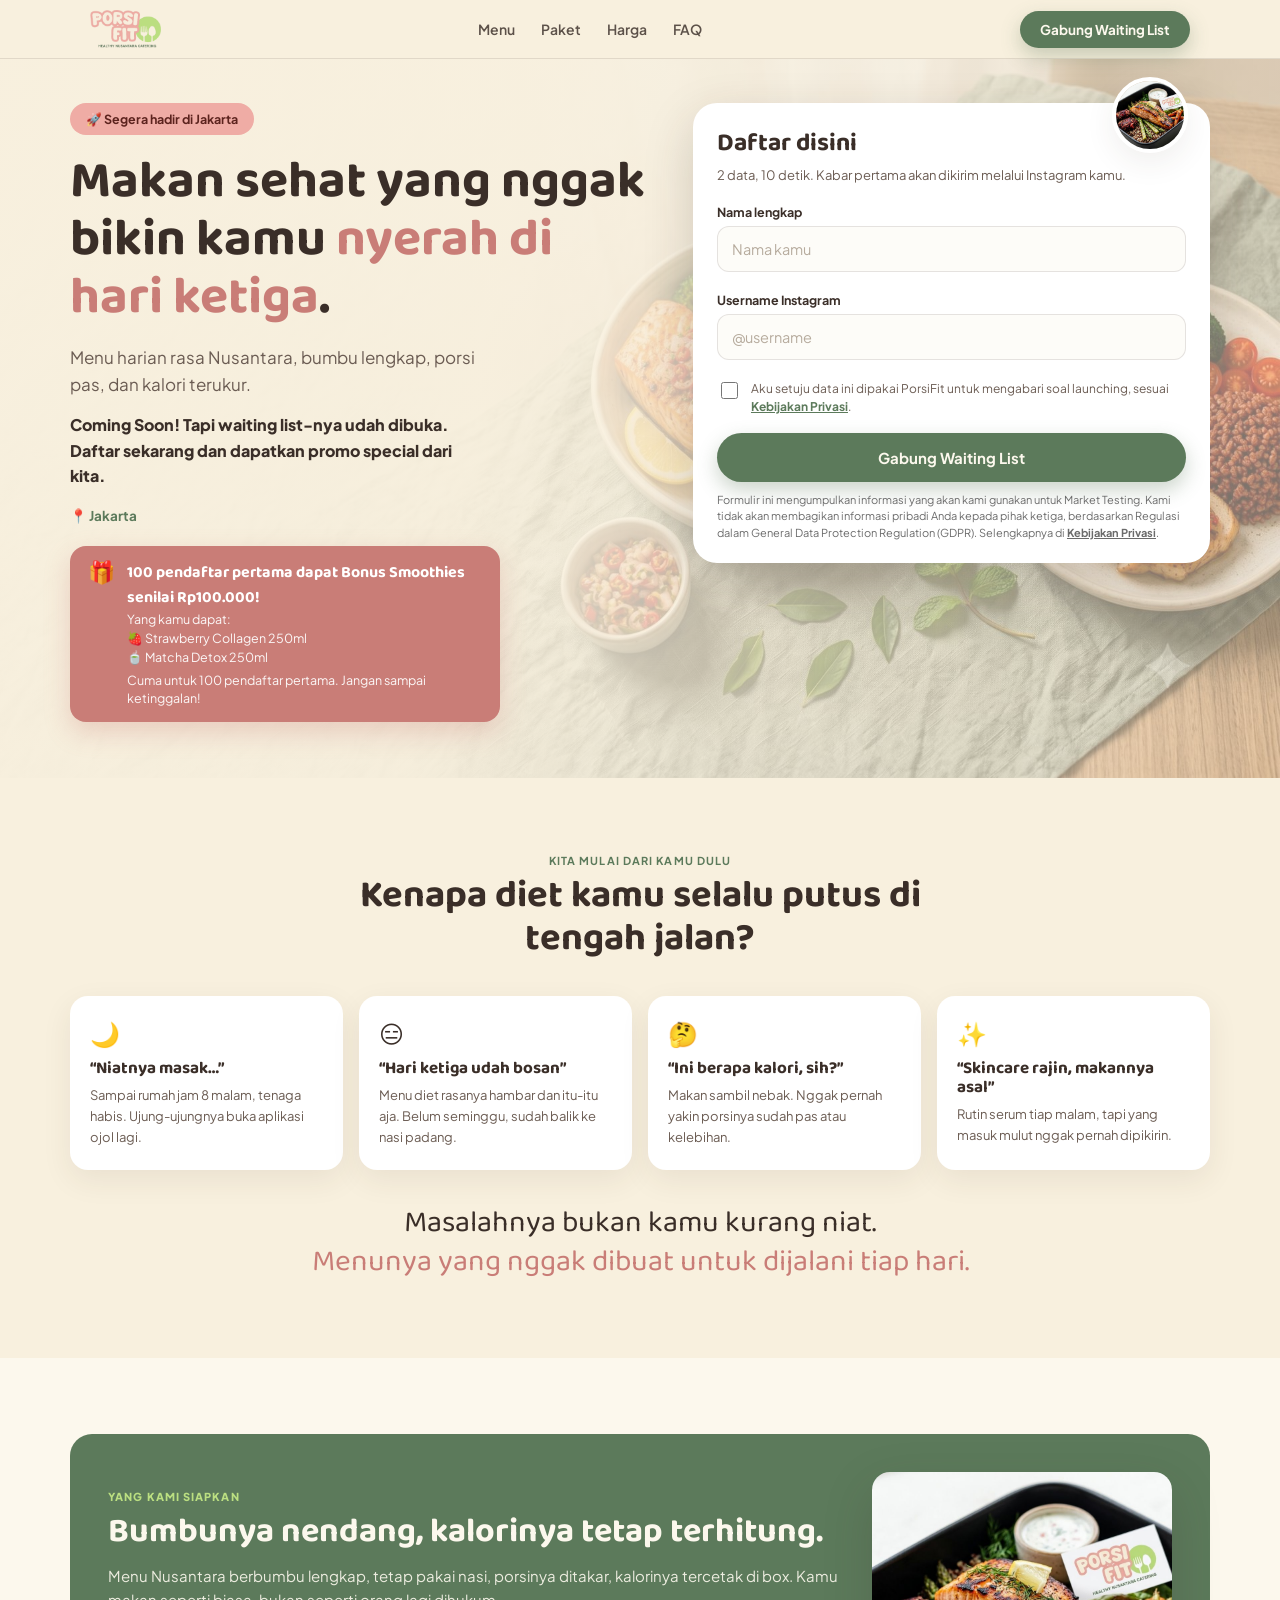
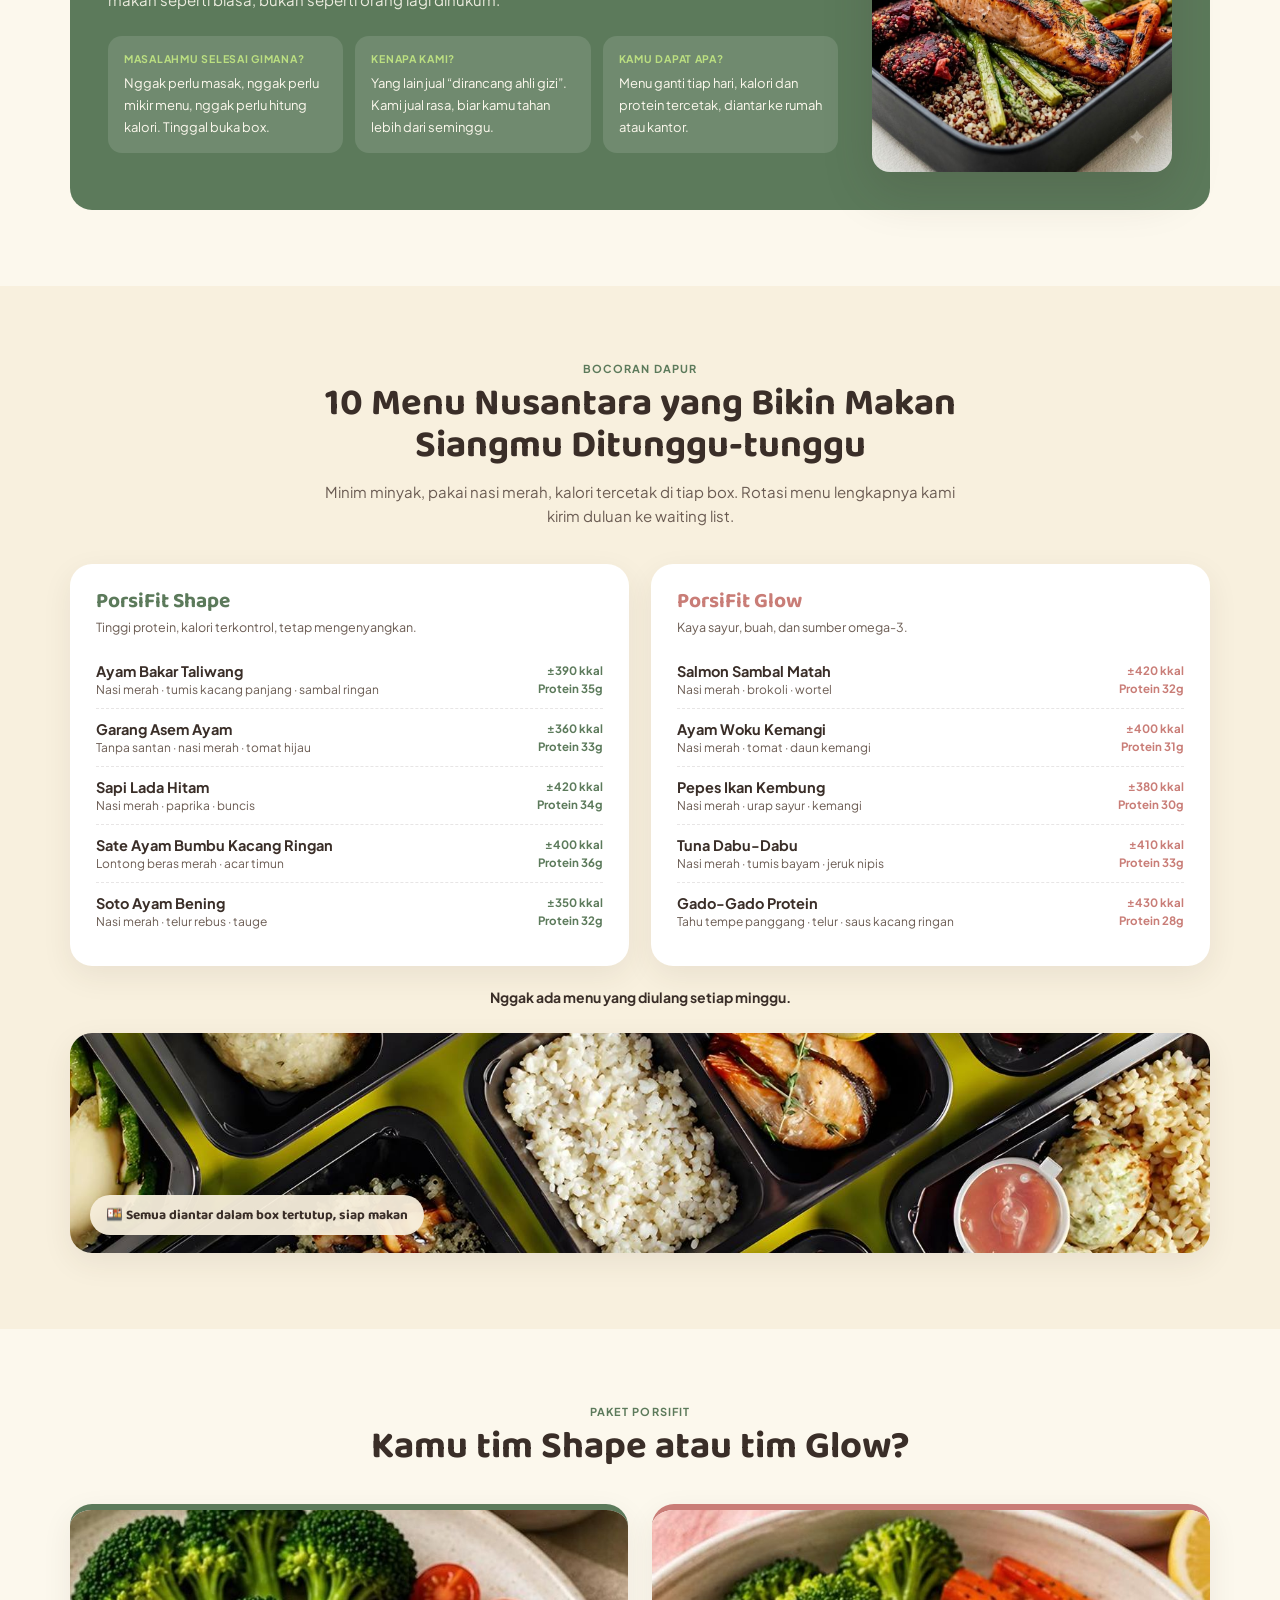
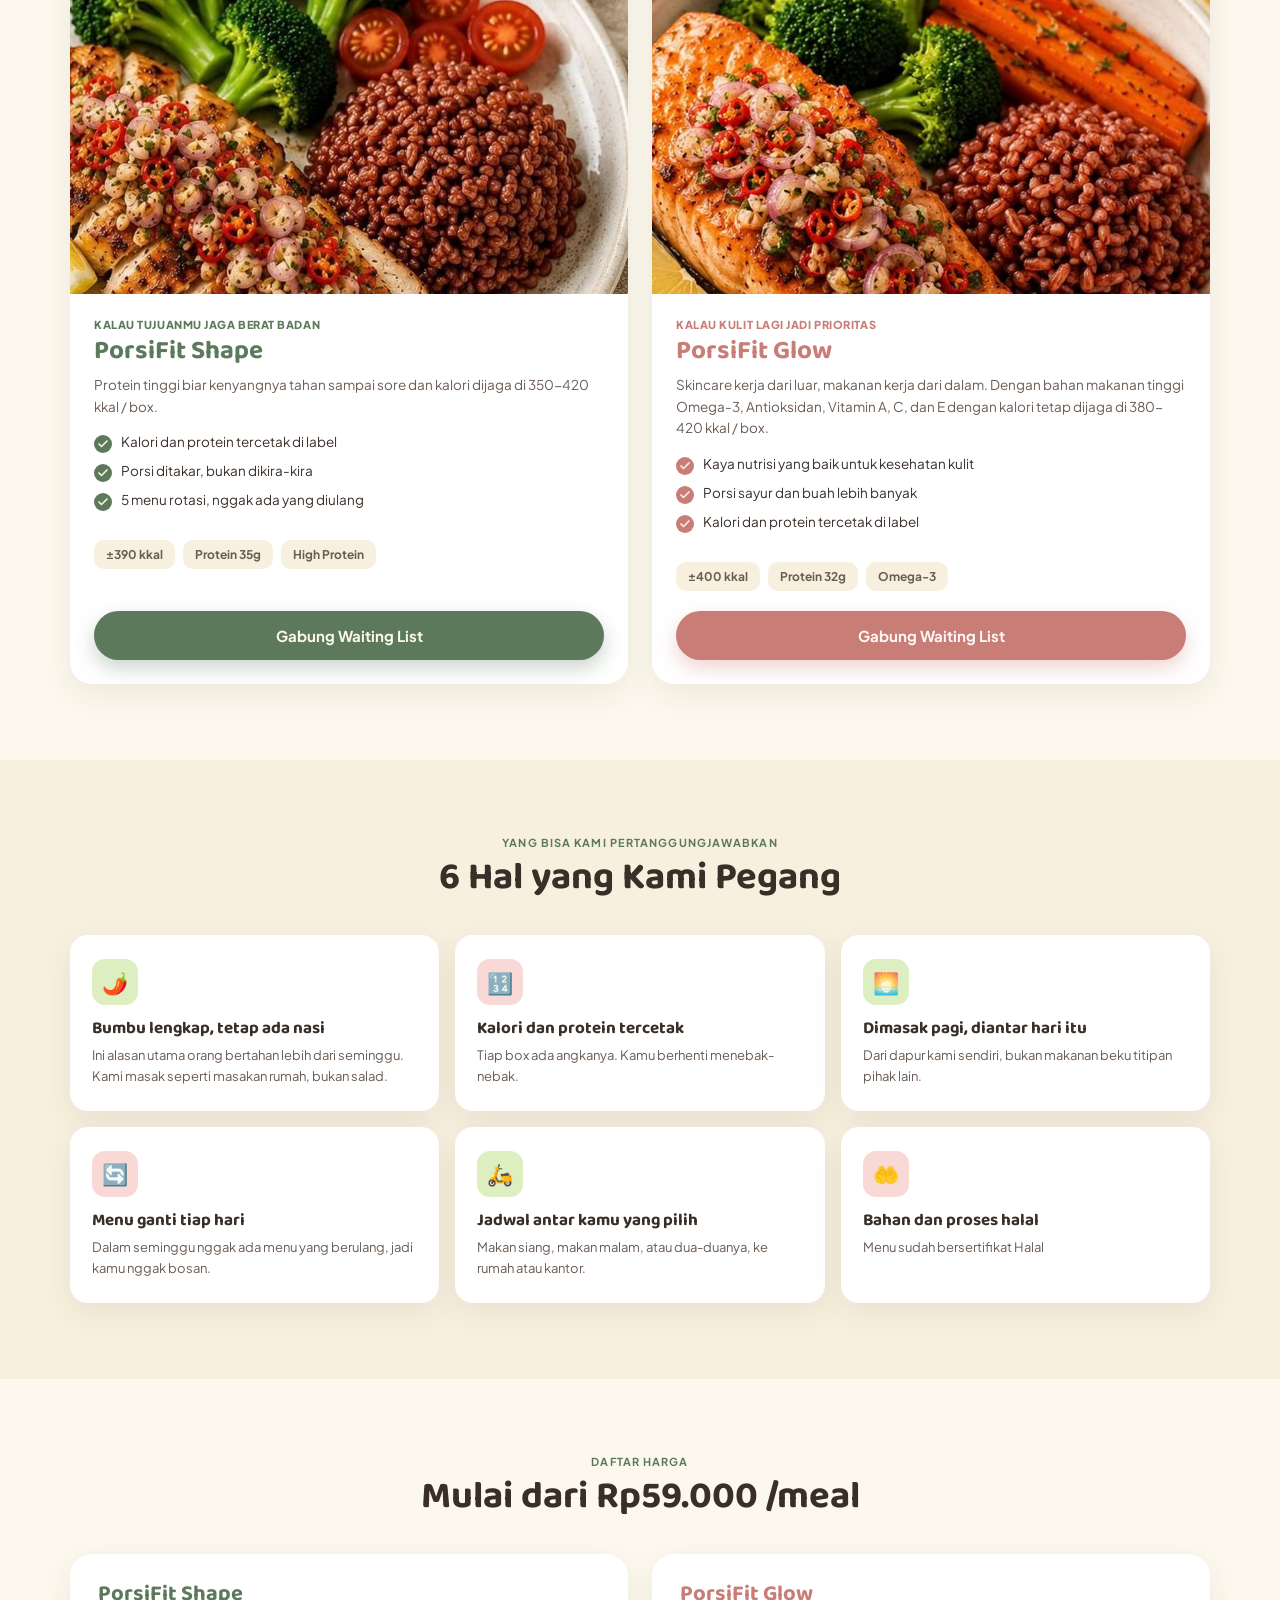
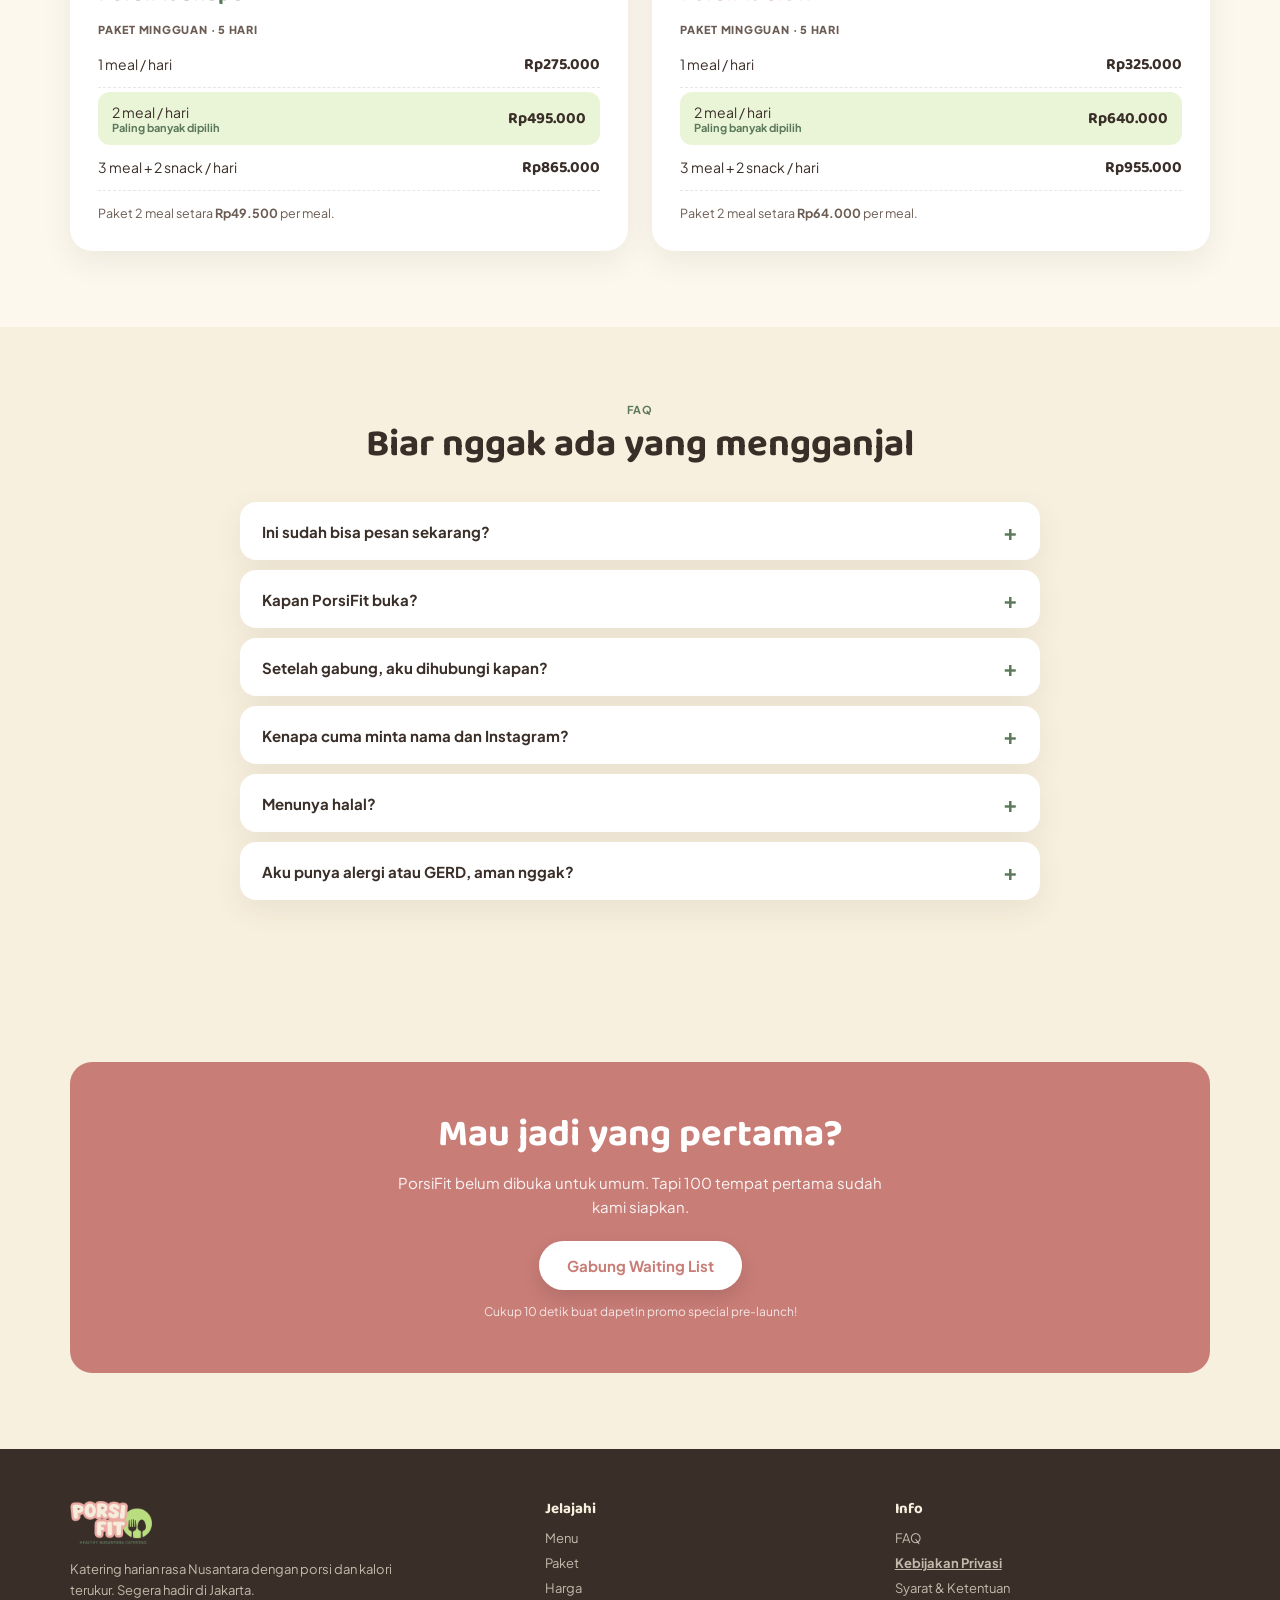
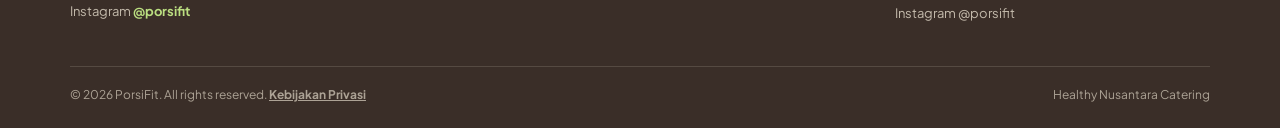
<file: index.html>
<!DOCTYPE html>
<html lang="id">
<head>
<meta charset="UTF-8">
<meta name="viewport" content="width=device-width, initial-scale=1.0">
<title>PorsiFit — Katering Sehat Rasa Nusantara | Segera Hadir di Jakarta</title>
<meta name="description" content="PorsiFit segera hadir di Jakarta. Katering harian rasa Nusantara, bumbu lengkap, tetap ada nasi, kalori sudah dihitung. Gabung waiting list dan dapat harga pendaftar duluan.">

<meta name="facebook-domain-verification" content="08xua25ssupvlfzsi9xf5uygxlhl2r" />
  
<!-- Favicon -->
<link rel="icon" type="image/png" sizes="32x32" href="favicon-32.png">
<link rel="apple-touch-icon" href="apple-touch-icon.png">

<!-- Open Graph -->
<meta property="og:type" content="website">
<meta property="og:title" content="PorsiFit — Segera Hadir di Jakarta">
<meta property="og:description" content="Katering harian rasa Nusantara dengan kalori terukur. Gabung waiting list, dapat promo spesial pre-launch.">
<meta property="og:image" content="https://www.porsifit.my.id/box.jpg">
<meta property="og:url" content="https://www.porsifit.my.id/">
<link rel="canonical" href="https://www.porsifit.my.id/">

<link rel="preconnect" href="https://fonts.googleapis.com">
<link rel="preconnect" href="https://fonts.gstatic.com" crossorigin>
<link rel="preload" as="style" href="https://fonts.googleapis.com/css2?family=Baloo+2:wght@600;700;800&family=Plus+Jakarta+Sans:wght@400;500;600;700;800&display=swap">
<link rel="stylesheet" href="https://fonts.googleapis.com/css2?family=Baloo+2:wght@600;700;800&family=Plus+Jakarta+Sans:wght@400;500;600;700;800&display=swap" media="print" onload="this.media='all';this.onload=null">
<noscript><link rel="stylesheet" href="https://fonts.googleapis.com/css2?family=Baloo+2:wght@600;700;800&family=Plus+Jakarta+Sans:wght@400;500;600;700;800&display=swap"></noscript>
<script>document.documentElement.className+=" js";</script>
<link rel="stylesheet" href="style.css">
<link rel="preload" as="image" href="box.jpg" fetchpriority="high">
<style>.gdpr-note{font-size:11px;line-height:1.5;color:#6b6b6b;margin:10px 0 0}.gdpr-note a{color:inherit;text-decoration:underline}</style>

<!-- Google Tag Manager -->
<script>(function(w,d,s,l,i){w[l]=w[l]||[];w[l].push({'gtm.start':
new Date().getTime(),event:'gtm.js'});var f=d.getElementsByTagName(s)[0],
j=d.createElement(s),dl=l!='dataLayer'?'&l='+l:'';j.async=true;j.src=
'https://www.googletagmanager.com/gtm.js?id='+i+dl;f.parentNode.insertBefore(j,f);
})(window,document,'script','dataLayer','GTM-K726GX6Z');</script>
<!-- End Google Tag Manager -->

</head>
<body>
<!-- Google Tag Manager (noscript) -->
<noscript><iframe src="https://www.googletagmanager.com/ns.html?id=GTM-K726GX6Z"
height="0" width="0" style="display:none;visibility:hidden"></iframe></noscript>
<!-- End Google Tag Manager (noscript) -->

<!-- ============ HEADER ============ -->
<header>
  <nav>
    <a href="#beranda" class="logo" aria-label="PorsiFit beranda">
      <img src="logo.png" alt="PorsiFit" width="432" height="232" fetchpriority="high" decoding="async">
    </a>
    <div class="nav-links" id="nav-links">
      <a href="#menu">Menu</a>
      <a href="#paket">Paket</a>
      <a href="#harga">Harga</a>
      <a href="#faq">FAQ</a>
    </div>
    <a href="#form" class="btn btn-primary js-cta" data-cta="navbar">Gabung Waiting List</a>
    <button class="burger" id="burger" aria-label="Buka menu" aria-expanded="false">
      <span></span><span></span><span></span>
    </button>
  </nav>
</header>

<!-- ============ HERO + LEAD FORM ============ -->
<section class="hero" id="beranda">
  <div class="hero-inner">
    <div>
      <span class="pill">🚀 Segera hadir di Jakarta</span>
      <h1>Makan sehat yang nggak bikin kamu <em>nyerah di hari ketiga</em>.</h1>
      <p class="lead">Menu harian rasa Nusantara, bumbu lengkap, porsi pas, dan kalori terukur.</p>
      <p class="status">Coming Soon! Tapi waiting list-nya udah dibuka. Daftar sekarang dan dapatkan promo special dari kita.</p>
      <p class="area-line">📍 Jakarta</p>

      <div class="promo-strip">
        <span class="ico">🎁</span>
        <div>
          <strong>100 pendaftar pertama dapat Bonus Smoothies senilai Rp100.000!</strong>
       <span style="display:block">Yang kamu dapat:</span>
<span style="display:block">🍓 Strawberry Collagen 250ml</span>
<span style="display:block">🍵 Matcha Detox 250ml</span>
<span style="display:block; margin-top:4px">Cuma untuk 100 pendaftar pertama. Jangan sampai ketinggalan!</span>
        </div>
      </div>
    </div>

    <div class="form-card" id="form">
      <img src="box.jpg" alt="" class="form-badge" aria-hidden="true" width="120" height="120" fetchpriority="high" decoding="async">
      <div id="form-default">
        <h2>Daftar disini</h2>
        <p class="sub">2 data, 10 detik. Kabar pertama akan dikirim melalui Instagram kamu.</p>

        <form id="signup-form" novalidate>
          <div class="field">
            <label for="full-name">Nama lengkap</label>
            <input type="text" id="full-name" name="nama" placeholder="Nama kamu" autocomplete="name" required>
            <span class="err" id="name-error" role="alert"></span>
          </div>
          <div class="field">
            <label for="instagram">Username Instagram</label>
            <input type="text" id="instagram" name="instagram" placeholder="@username" autocomplete="off" required>
            <span class="err" id="ig-error" role="alert"></span>
          </div>
          <div class="consent">
            <input type="checkbox" id="consent" required>
            <label for="consent">Aku setuju data ini dipakai PorsiFit untuk mengabari soal launching, sesuai <a class="privacy-link" href="#" role="button">Kebijakan Privasi</a>.</label>
          </div>
          <span class="err" id="consent-error" role="alert"></span>
          <button type="submit" id="submit-btn" class="btn btn-primary btn-block">Gabung Waiting List</button>
          <p class="gdpr-note">Formulir ini mengumpulkan informasi yang akan kami gunakan untuk Market Testing. Kami tidak akan membagikan informasi pribadi Anda kepada pihak ketiga, berdasarkan Regulasi dalam General Data Protection Regulation (GDPR). Selengkapnya di <a class="privacy-link" href="#" role="button">Kebijakan Privasi</a>.</p>
        </form>
      </div>

      <div class="form-success" id="form-success" hidden>
        <svg viewBox="0 0 52 52" fill="none" aria-hidden="true">
          <circle cx="26" cy="26" r="26" fill="#BBDF81"/>
          <path d="M15 27l7 7 15-15" stroke="#5C7A5B" stroke-width="3" stroke-linecap="round" stroke-linejoin="round"/>
        </svg>
        <h3>Kamu resmi masuk waiting list.</h3>
        <p>Kami akan hubungi Instagram <strong id="success-ig-name"></strong> saat sudah launching.</p>
      </div>
    </div>
  </div>
</section>

<!-- ============ MASALAH ============ -->
<section id="masalah">
  <div class="wrap">
    <div class="sec-head reveal">
      <span class="sec-eyebrow">Kita mulai dari kamu dulu</span>
      <h2>Kenapa diet kamu selalu putus di tengah jalan?</h2>
    </div>
    <div class="prob-grid">
      <div class="prob-card reveal">
        <div class="ico">🌙</div>
        <h3>“Niatnya masak…”</h3>
        <p>Sampai rumah jam 8 malam, tenaga habis. Ujung-ujungnya buka aplikasi ojol lagi.</p>
      </div>
      <div class="prob-card reveal">
        <div class="ico">😑</div>
        <h3>“Hari ketiga udah bosan”</h3>
        <p>Menu diet rasanya hambar dan itu-itu aja. Belum seminggu, sudah balik ke nasi padang.</p>
      </div>
      <div class="prob-card reveal">
        <div class="ico">🤔</div>
        <h3>“Ini berapa kalori, sih?”</h3>
        <p>Makan sambil nebak. Nggak pernah yakin porsinya sudah pas atau kelebihan.</p>
      </div>
      <div class="prob-card reveal">
        <div class="ico">✨</div>
        <h3>“Skincare rajin, makannya asal”</h3>
        <p>Rutin serum tiap malam, tapi yang masuk mulut nggak pernah dipikirin.</p>
      </div>
    </div>
    <p class="bridge reveal">Masalahnya bukan kamu kurang niat.<br><b>Menunya yang nggak dibuat untuk dijalani tiap hari.</b></p>
  </div>
</section>

<!-- ============ VALUE PROPOSITION ============ -->
<section class="vp">
  <div class="wrap">
    <div class="vp-box reveal">
      <div>
        <span class="eyebrow">YANG KAMI SIAPKAN</span>
        <h2>Bumbunya nendang, kalorinya tetap terhitung.</h2>
        <p>Menu Nusantara berbumbu lengkap, tetap pakai nasi, porsinya ditakar, kalorinya tercetak di box. Kamu makan seperti biasa, bukan seperti orang lagi dihukum.</p>
        <div class="vp-q">
          <div>
            <b>Masalahmu selesai gimana?</b>
            <span>Nggak perlu masak, nggak perlu mikir menu, nggak perlu hitung kalori. Tinggal buka box.</span>
          </div>
          <div>
            <b>Kenapa kami?</b>
            <span>Yang lain jual “dirancang ahli gizi”. Kami jual rasa, biar kamu tahan lebih dari seminggu.</span>
          </div>
          <div>
            <b>Kamu dapat apa?</b>
            <span>Menu ganti tiap hari, kalori dan protein tercetak, diantar ke rumah atau kantor.</span>
          </div>
        </div>
      </div>
      <div class="vp-photo">
        <img src="box.jpg" alt="Box makan PorsiFit berisi salmon panggang, asparagus, dan quinoa" loading="lazy" decoding="async" width="800" height="600">
      </div>
    </div>
  </div>
</section>

<!-- ============ MENU ============ -->
<section id="menu">
  <div class="wrap">
    <div class="sec-head reveal">
      <span class="sec-eyebrow">Bocoran dapur</span>
      <h2>10 Menu Nusantara yang Bikin Makan Siangmu Ditunggu-tunggu</h2>
      <p>Minim minyak, pakai nasi merah, kalori tercetak di tiap box. Rotasi menu lengkapnya kami kirim duluan ke waiting list.</p>
    </div>

    <div class="menu-grid">
      <div class="menu-card shape reveal">
        <h3>PorsiFit Shape</h3>
        <p class="cap">Tinggi protein, kalori terkontrol, tetap mengenyangkan.</p>
        <div class="menu-item"><div><div class="nm">Ayam Bakar Taliwang</div><div class="ds">Nasi merah · tumis kacang panjang · sambal ringan</div></div><div class="kk">±390 kkal<br>Protein 35g</div></div>
        <div class="menu-item"><div><div class="nm">Garang Asem Ayam</div><div class="ds">Tanpa santan · nasi merah · tomat hijau</div></div><div class="kk">±360 kkal<br>Protein 33g</div></div>
        <div class="menu-item"><div><div class="nm">Sapi Lada Hitam</div><div class="ds">Nasi merah · paprika · buncis</div></div><div class="kk">±420 kkal<br>Protein 34g</div></div>
        <div class="menu-item"><div><div class="nm">Sate Ayam Bumbu Kacang Ringan</div><div class="ds">Lontong beras merah · acar timun</div></div><div class="kk">±400 kkal<br>Protein 36g</div></div>
        <div class="menu-item"><div><div class="nm">Soto Ayam Bening</div><div class="ds">Nasi merah · telur rebus · tauge</div></div><div class="kk">±350 kkal<br>Protein 32g</div></div>
      </div>

      <div class="menu-card glow reveal">
        <h3>PorsiFit Glow</h3>
        <p class="cap">Kaya sayur, buah, dan sumber omega-3.</p>
        <div class="menu-item"><div><div class="nm">Salmon Sambal Matah</div><div class="ds">Nasi merah · brokoli · wortel</div></div><div class="kk">±420 kkal<br>Protein 32g</div></div>
        <div class="menu-item"><div><div class="nm">Ayam Woku Kemangi</div><div class="ds">Nasi merah · tomat · daun kemangi</div></div><div class="kk">±400 kkal<br>Protein 31g</div></div>
        <div class="menu-item"><div><div class="nm">Pepes Ikan Kembung</div><div class="ds">Nasi merah · urap sayur · kemangi</div></div><div class="kk">±380 kkal<br>Protein 30g</div></div>
        <div class="menu-item"><div><div class="nm">Tuna Dabu-Dabu</div><div class="ds">Nasi merah · tumis bayam · jeruk nipis</div></div><div class="kk">±410 kkal<br>Protein 33g</div></div>
        <div class="menu-item"><div><div class="nm">Gado-Gado Protein</div><div class="ds">Tahu tempe panggang · telur · saus kacang ringan</div></div><div class="kk">±430 kkal<br>Protein 28g</div></div>
      </div>
    </div>

    <p class="menu-note reveal">Nggak ada menu yang diulang setiap minggu.</p>

    <div class="menu-banner reveal">
      <img src="mealgrid.jpg" alt="Aneka box makan sehat PorsiFit siap antar" loading="lazy" decoding="async" width="1200" height="800">
      <span>🍱 Semua diantar dalam box tertutup, siap makan</span>
    </div>
  </div>
</section>

<!-- ============ PAKET ============ -->
<section class="paket" id="paket">
  <div class="wrap">
    <div class="sec-head reveal">
      <span class="sec-eyebrow">PAKET PORSIFIT</span>
      <h2>Kamu tim Shape atau tim Glow?</h2>
    </div>
    <div class="pkg-grid">
      <div class="pkg shape reveal">
        <div class="pkg-photo"><img src="shape.jpg" alt="Ayam sambal matah dengan nasi merah dan brokoli" loading="lazy" decoding="async" width="800" height="600"></div>
        <div class="pkg-body">
          <span class="pkg-tag">KALAU TUJUANMU JAGA BERAT BADAN</span>
          <h3>PorsiFit Shape</h3>
          <p>Protein tinggi biar kenyangnya tahan sampai sore dan kalori dijaga di 350-420 kkal / box.</p>
          <ul>
            <li><svg width="18" height="18" viewBox="0 0 18 18"><circle cx="9" cy="9" r="9" fill="#5C7A5B"/><path d="M5 9l2.5 2.5L13 6" stroke="#F8F0DE" stroke-width="1.7" fill="none" stroke-linecap="round" stroke-linejoin="round"/></svg>Kalori dan protein tercetak di label</li>
            <li><svg width="18" height="18" viewBox="0 0 18 18"><circle cx="9" cy="9" r="9" fill="#5C7A5B"/><path d="M5 9l2.5 2.5L13 6" stroke="#F8F0DE" stroke-width="1.7" fill="none" stroke-linecap="round" stroke-linejoin="round"/></svg>Porsi ditakar, bukan dikira-kira</li>
            <li><svg width="18" height="18" viewBox="0 0 18 18"><circle cx="9" cy="9" r="9" fill="#5C7A5B"/><path d="M5 9l2.5 2.5L13 6" stroke="#F8F0DE" stroke-width="1.7" fill="none" stroke-linecap="round" stroke-linejoin="round"/></svg>5 menu rotasi, nggak ada yang diulang</li>
          </ul>
          <div class="macros">
            <span class="macro">±390 kkal</span>
            <span class="macro">Protein 35g</span>
            <span class="macro">High Protein</span>
          </div>
          <a href="#form" class="btn btn-primary js-cta" data-cta="paket-shape">Gabung Waiting List</a>
        </div>
      </div>

      <div class="pkg glow reveal">
        <div class="pkg-photo"><img src="glow.jpg" alt="Salmon sambal matah dengan nasi merah, brokoli, dan wortel" loading="lazy" decoding="async" width="800" height="600"></div>
        <div class="pkg-body">
          <span class="pkg-tag">KALAU KULIT LAGI JADI PRIORITAS</span>
          <h3>PorsiFit Glow</h3>
          <p>Skincare kerja dari luar, makanan kerja dari dalam. Dengan bahan makanan tinggi Omega-3, Antioksidan, Vitamin A, C, dan E dengan kalori tetap dijaga di 380-420 kkal / box.</p>
          <ul>
            <li><svg width="18" height="18" viewBox="0 0 18 18"><circle cx="9" cy="9" r="9" fill="#C97D77"/><path d="M5 9l2.5 2.5L13 6" stroke="#F8F0DE" stroke-width="1.7" fill="none" stroke-linecap="round" stroke-linejoin="round"/></svg>Kaya nutrisi yang baik untuk kesehatan kulit</li>
            <li><svg width="18" height="18" viewBox="0 0 18 18"><circle cx="9" cy="9" r="9" fill="#C97D77"/><path d="M5 9l2.5 2.5L13 6" stroke="#F8F0DE" stroke-width="1.7" fill="none" stroke-linecap="round" stroke-linejoin="round"/></svg>Porsi sayur dan buah lebih banyak</li>
            <li><svg width="18" height="18" viewBox="0 0 18 18"><circle cx="9" cy="9" r="9" fill="#C97D77"/><path d="M5 9l2.5 2.5L13 6" stroke="#F8F0DE" stroke-width="1.7" fill="none" stroke-linecap="round" stroke-linejoin="round"/></svg>Kalori dan protein tercetak di label</li>
          </ul>
          <div class="macros">
            <span class="macro">±400 kkal</span>
            <span class="macro">Protein 32g</span>
            <span class="macro">Omega-3</span>
          </div>
          <a href="#form" class="btn btn-coral js-cta" data-cta="paket-glow">Gabung Waiting List</a>
        </div>
      </div>
    </div>
  </div>
</section>

<!-- ============ USP ============ -->
<section id="kenapa">
  <div class="wrap">
    <div class="sec-head reveal">
      <span class="sec-eyebrow">Yang bisa kami pertanggungjawabkan</span>
      <h2>6 Hal yang Kami Pegang</h2>
    </div>
    <div class="usp-grid">
      <div class="usp reveal"><div class="ico">🌶️</div><h3>Bumbu lengkap, tetap ada nasi</h3><p>Ini alasan utama orang bertahan lebih dari seminggu. Kami masak seperti masakan rumah, bukan salad.</p></div>
      <div class="usp reveal"><div class="ico">🔢</div><h3>Kalori dan protein tercetak</h3><p>Tiap box ada angkanya. Kamu berhenti menebak-nebak.</p></div>
      <div class="usp reveal"><div class="ico">🌅</div><h3>Dimasak pagi, diantar hari itu</h3><p>Dari dapur kami sendiri, bukan makanan beku titipan pihak lain.</p></div>
      <div class="usp reveal"><div class="ico">🔄</div><h3>Menu ganti tiap hari</h3><p>Dalam seminggu nggak ada menu yang berulang, jadi kamu nggak bosan.</p></div>
      <div class="usp reveal"><div class="ico">🛵</div><h3>Jadwal antar kamu yang pilih</h3><p>Makan siang, makan malam, atau dua-duanya, ke rumah atau kantor.</p></div>
      <div class="usp reveal"><div class="ico">🤲</div><h3>Bahan dan proses halal</h3><p>Menu sudah bersertifikat Halal</p></div>
    </div>
  </div>
</section>

<!-- ============ HARGA ============ -->
<section class="harga" id="harga">
  <div class="wrap">
    <div class="sec-head reveal">
      <span class="sec-eyebrow">DAFTAR HARGA</span>
      <h2>Mulai dari Rp59.000 /meal</h2>
    </div>
    <div class="price-grid">
      <div class="price-card shape reveal">
        <h3>PorsiFit Shape</h3>
        <div class="price-label">PAKET MINGGUAN · 5 HARI</div>
        <div class="price-row"><span>1 meal / hari</span><b>Rp275.000</b></div>
        <div class="price-row best"><span>2 meal / hari<span class="tagbest">Paling banyak dipilih</span></span><b>Rp495.000</b></div>
        <div class="price-row"><span>3 meal + 2 snack / hari</span><b>Rp865.000</b></div>
        <p class="price-eq">Paket 2 meal setara <strong>Rp49.500</strong> per meal.</p>
      </div>

      <div class="price-card glow reveal">
        <h3>PorsiFit Glow</h3>
        <div class="price-label">PAKET MINGGUAN · 5 HARI</div>
        <div class="price-row"><span>1 meal / hari</span><b>Rp325.000</b></div>
        <div class="price-row best"><span>2 meal / hari<span class="tagbest">Paling banyak dipilih</span></span><b>Rp640.000</b></div>
        <div class="price-row"><span>3 meal + 2 snack / hari</span><b>Rp955.000</b></div>
        <p class="price-eq">Paket 2 meal setara <strong>Rp64.000</strong> per meal.</p>
      </div>
    </div>
  </div>
</section>


<!-- ============ FAQ ============ -->
<section id="faq">
  <div class="wrap">
    <div class="sec-head reveal">
      <span class="sec-eyebrow">FAQ</span>
      <h2>Biar nggak ada yang mengganjal</h2>
    </div>
    <div class="faq-list">
      <div class="faq-item reveal">
        <button class="faq-trigger" aria-expanded="false" aria-controls="fa1">Ini sudah bisa pesan sekarang?<span class="plus">+</span></button>
        <div class="faq-answer" id="fa1" hidden><p>Belum. Kami masih tahap pre-launch. Halaman ini untuk waiting list.</p></div>
      </div>
      <div class="faq-item reveal">
        <button class="faq-trigger" aria-expanded="false" aria-controls="fa3">Kapan PorsiFit buka?<span class="plus">+</span></button>
        <div class="faq-answer" id="fa3" hidden><p>Segera. Bila kamu udah daftar waiting list, kamu akan jadi yang pertama untuk tau tanggal pastinya.</p></div>
      </div>
      <div class="faq-item reveal">
        <button class="faq-trigger" aria-expanded="false" aria-controls="fa4">Setelah gabung, aku dihubungi kapan?<span class="plus">+</span></button>
        <div class="faq-answer" id="fa4" hidden><p>Kami akan hubungi kamu lewat Instagram saat sudah launching, berisi menu lengkap, harga pendaftar, dan cara pesan.</p></div>
      </div>
      <div class="faq-item reveal">
        <button class="faq-trigger" aria-expanded="false" aria-controls="fa5">Kenapa cuma minta nama dan Instagram?<span class="plus">+</span></button>
        <div class="faq-answer" id="fa5" hidden><p>Karena cuma itu yang kami butuhkan untuk mengabari kamu. Nomor HP dan alamat baru diminta kalau kamu memang jadi pesan.</p></div>
      </div>
      <div class="faq-item reveal">
        <button class="faq-trigger" aria-expanded="false" aria-controls="fa6">Menunya halal?<span class="plus">+</span></button>
        <div class="faq-answer" id="fa6" hidden><p>Ya, semua menu kami sudah bersertifikasi halal.</p></div>
      </div>
      <div class="faq-item reveal">
        <button class="faq-trigger" aria-expanded="false" aria-controls="fa7">Aku punya alergi atau GERD, aman nggak?<span class="plus">+</span></button>
        <div class="faq-answer" id="fa7" hidden><p>Sampaikan ke admin sebelum berlangganan, kami bantu pilihkan menu yang paling sesuai. Untuk kondisi medis tertentu, tetap ikuti anjuran doktermu ya.</p></div>
      </div>
    </div>
  </div>
</section>

<!-- ============ CLOSING ============ -->
<section id="closing">
  <div class="wrap">
    <div class="closing-box reveal">
      <h2>Mau jadi yang pertama?</h2>
      <p>PorsiFit belum dibuka untuk umum. Tapi 100 tempat pertama sudah kami siapkan.</p>
      <a href="#form" class="btn btn-light js-cta" data-cta="closing">Gabung Waiting List</a>
      <p class="mini">Cukup 10 detik buat dapetin promo special pre-launch!</p>
    </div>
  </div>
</section>

<!-- ============ FOOTER ============ -->
<footer>
  <div class="foot-grid">
    <div class="foot-brand">
      <img src="logo.png" alt="PorsiFit" width="432" height="232" loading="lazy" decoding="async">
      <p>Katering harian rasa Nusantara dengan porsi dan kalori terukur. Segera hadir di Jakarta.<br>Instagram <a href="https://www.instagram.com/porsifit/" target="_blank" rel="noopener" style="color:var(--green);font-weight:700;">@porsifit</a></p>
    </div>
    <div class="foot-col">
      <h4>Jelajahi</h4>
      <a href="#menu">Menu</a>
      <a href="#paket">Paket</a>
      <a href="#harga">Harga</a>
    </div>
    <div class="foot-col">
      <h4>Info</h4>
      <a href="#faq">FAQ</a>
      <a href="#" class="privacy-link">Kebijakan Privasi</a>
      <a href="#" id="open-tnc">Syarat &amp; Ketentuan</a>
      <a href="https://www.instagram.com/porsifit/" target="_blank" rel="noopener">Instagram @porsifit</a>
    </div>
  </div>
  <div class="foot-bottom">
    <span>© 2026 PorsiFit. All rights reserved. <a href="#" class="privacy-link" style="color:inherit;text-decoration:underline">Kebijakan Privasi</a></span>
    <span>Healthy Nusantara Catering</span>
  </div>
</footer>

<!-- ============ MODAL: KEBIJAKAN PRIVASI ============ -->
<div class="overlay" id="privacy-overlay" aria-hidden="true" role="dialog" aria-modal="true" aria-labelledby="pp-title">
  <div class="modal">
    <button class="modal-close" id="pp-close" aria-label="Tutup">✕</button>
    <h2 id="pp-title">Kebijakan Privasi</h2>
    <div class="legal">
      <span class="updated">Terakhir diperbarui: Agustus 2026</span>
      <p>PorsiFit menghargai privasi setiap calon pelanggan. Kebijakan ini menjelaskan bagaimana kami mengumpulkan, menggunakan, dan melindungi data pribadimu.</p>

      <h3>1. Data yang kami kumpulkan</h3>
      <ul>
        <li>Nama lengkap dan username Instagram yang kamu isi di form waiting list.</li>
        <li>Nomor WhatsApp dan alamat pengantaran, hanya jika nanti kamu memutuskan berlangganan.</li>
      </ul>

      <h3>2. Penggunaan data</h3>
      <ul>
        <li>Mengabari kamu saat PorsiFit resmi launching.</li>
        <li>Mengirim informasi menu, harga pendaftar, dan promo pre-launch.</li>
        <li>Memperbaiki menu dan layanan berdasarkan masukan calon pelanggan.</li>
      </ul>

      <h3>3. Penyimpanan dan keamanan</h3>
      <p>Data disimpan terbatas oleh tim internal PorsiFit dan tidak dibagikan ke pihak ketiga untuk kepentingan komersial tanpa izinmu, kecuali diwajibkan oleh hukum yang berlaku.</p>

      <h3>4. Hak kamu</h3>
      <ul>
        <li>Meminta informasi data apa saja yang kami simpan tentang kamu.</li>
        <li>Meminta koreksi data yang tidak akurat.</li>
        <li>Meminta penghapusan data kapan saja.</li>
      </ul>

      <h3>5. Kontak</h3>
      <p>Ada pertanyaan soal data pribadimu? Hubungi admin PorsiFit lewat Instagram <a href="https://www.instagram.com/porsifit/" target="_blank" rel="noopener">@porsifit</a>.</p>
    </div>
    <button class="btn btn-primary btn-block" id="pp-close-btn" style="margin-top:22px;">Saya mengerti</button>
  </div>
</div>

<!-- ============ MODAL: SYARAT & KETENTUAN ============ -->
<div class="overlay" id="tnc-overlay" aria-hidden="true" role="dialog" aria-modal="true" aria-labelledby="tnc-title">
  <div class="modal">
    <button class="modal-close" id="tnc-close" aria-label="Tutup">✕</button>
    <h2 id="tnc-title">Syarat &amp; Ketentuan</h2>
    <div class="legal">
      <span class="updated">Terakhir diperbarui: Agustus 2026</span>
      <p>PorsiFit masih dalam tahap pre-launch dan belum menerima pesanan. Ketentuan berikut berlaku saat layanan resmi dibuka.</p>

      <h3>1. Tentang layanan</h3>
      <p>PorsiFit adalah layanan katering makanan sehat harian dengan porsi dan kalori terukur. Menu, harga, dan area layanan masih dapat menyesuaikan sampai tanggal launching.</p>

      <h3>2. Pemesanan dan pembayaran</h3>
      <ul>
        <li>Minimum langganan 5 hari, Senin sampai Jumat. Sabtu dan Minggu tersedia sebagai add-on.</li>
        <li>Pembayaran dilakukan di muka sesuai paket dan durasi yang dipilih.</li>
        <li>Pesanan berlaku setelah pembayaran diterima dan diverifikasi admin.</li>
      </ul>

      <h3>3. Pengiriman</h3>
      <ul>
        <li>Area layanan tahap pertama: Jakarta.</li>
        <li>Estimasi waktu antar dapat berubah karena kondisi di luar kendali kami seperti cuaca dan lalu lintas.</li>
      </ul>

      <h3>4. Perubahan dan pembatalan</h3>
      <ul>
        <li>Permintaan khusus dapat diajukan paling lambat satu hari sebelum jadwal pengantaran, tergantung ketersediaan bahan.</li>
        <li>Pembatalan langganan mengikuti kebijakan yang diinformasikan admin saat pemesanan.</li>
      </ul>

      <h3>5. Tanggung jawab</h3>
      <p>Kami menjaga kualitas dan keamanan pangan di setiap proses produksi. Pelanggan dengan alergi atau kondisi kesehatan tertentu disarankan menyampaikannya ke admin sebelum berlangganan, dan tetap mengikuti anjuran dokter.</p>
    </div>
    <button class="btn btn-primary btn-block" id="tnc-close-btn" style="margin-top:22px;">Saya mengerti</button>
  </div>
</div>

<!-- ============ WELCOME POP-UP (nonaktif by default, lihat WELCOME_POPUP di main.js) ============ -->
<div class="overlay" id="welcome-overlay" aria-hidden="true" role="dialog" aria-modal="true" aria-labelledby="wc-title">
  <div class="modal welcome-card">
    <button class="modal-close" id="welcome-close" aria-label="Tutup">✕</button>
    <span class="pill">🚀 Segera hadir di Jakarta</span>
    <h2 id="wc-title">Mau duluan lihat menunya?</h2>
    <p>PorsiFit belum dibuka untuk umum. Yang ada di waiting list duluan kami kirimi rotasi menu, harga pendaftar, dan tanggal buka.</p>
    <div class="welcome-perks">
      <span>🍱 Menu duluan</span>
      <span>🏷️ Harga pendaftar</span>
      <span>🎁 Smoothies (Strawberry Collagen / Matcha Detox) buat 100 pertama</span>
    </div>
    <button class="btn btn-primary btn-block" id="welcome-cta">Gabung Waiting List</button>
    <button class="btn-text" id="welcome-later">Nanti aja</button>
  </div>
</div>

<!-- ============ THANK YOU POP-UP ============ -->
<div class="overlay" id="ty-overlay" aria-hidden="true" role="dialog" aria-modal="true" aria-labelledby="ty-title">
  <div class="modal ty-card">
    <button class="modal-close" id="ty-close-x" aria-label="Tutup">✕</button>
    <div class="ty-ico">🎉</div>
    <h2 id="ty-title">Kamu resmi masuk waiting list.</h2>
    <p>Kami akan hubungi kamu saat sudah launching.</p>
    <div class="ty-steps">
      <div class="ty-step"><span class="e">📋</span><span>Namamu tercatat di waiting list PorsiFit</span></div>
      <div class="ty-step"><span class="e">🍱</span><span>Rotasi menu lengkap dan harga pendaftar dikirim duluan ke kamu</span></div>
      <div class="ty-step"><span class="e">🚀</span><span>Kami kabari lewat Instagram begitu PorsiFit buka</span></div>
    </div>
    <p class="ty-ig">Kami hubungi <span id="ty-ig-name">kamu</span> lewat Instagram ya 💚</p>
    <p class="ty-follow">Sambil nunggu, intip proses dapur kami di <a href="https://www.instagram.com/porsifit/" target="_blank" rel="noopener">@porsifit</a></p>
    <button class="btn btn-primary btn-block" id="ty-close-btn" style="margin-top:18px;">Siap, aku tunggu!</button>
  </div>
</div>

<!-- ============ STICKY COUNTDOWN BAR ============ -->
<div id="sticky-bar" style="
  position:fixed; bottom:0; left:0; right:0; z-index:9999;
  background:linear-gradient(135deg,#3a3a3a 0%,#1a1a1a 100%);
  padding:10px 16px 12px; text-align:center;
  box-shadow:0 -4px 24px rgba(0,0,0,.3);
  display:flex; flex-direction:column; align-items:center; gap:4px;
  font-family:'Plus Jakarta Sans',sans-serif;
  transition:transform .3s ease;
">
  <span style="color:#ffffffcc; font-size:12px; letter-spacing:.3px;">Kesempatan Ambil Promo Berakhir Dalam</span>
  <div style="display:flex; align-items:center; gap:6px; margin:2px 0;">
    <div style="display:flex; align-items:center; gap:3px;">
      <span id="cd-hours" style="background:#BBDF81; color:#1a1a1a; font-weight:800; font-size:24px; padding:4px 10px; border-radius:6px; min-width:44px; display:inline-block; text-align:center;">00</span>
      <span style="color:#ffffffcc; font-size:12px; font-weight:600;">jam</span>
    </div>
    <span style="color:#BBDF81; font-weight:800; font-size:22px;">:</span>
    <div style="display:flex; align-items:center; gap:3px;">
      <span id="cd-mins" style="background:#BBDF81; color:#1a1a1a; font-weight:800; font-size:24px; padding:4px 10px; border-radius:6px; min-width:44px; display:inline-block; text-align:center;">00</span>
      <span style="color:#ffffffcc; font-size:12px; font-weight:600;">menit</span>
    </div>
    <span style="color:#BBDF81; font-weight:800; font-size:22px;">:</span>
    <div style="display:flex; align-items:center; gap:3px;">
      <span id="cd-secs" style="background:#BBDF81; color:#1a1a1a; font-weight:800; font-size:24px; padding:4px 10px; border-radius:6px; min-width:44px; display:inline-block; text-align:center;">00</span>
      <span style="color:#ffffffcc; font-size:12px; font-weight:600;">detik</span>
    </div>
  </div>
  <a href="#form" id="sticky-cta" class="js-cta" data-cta="sticky_countdown" style="
    display:inline-block; background:#BBDF81; color:#1a1a1a;
    font-weight:700; font-size:14px; padding:10px 32px;
    border-radius:50px; text-decoration:none;
    width:100%; max-width:340px; box-sizing:border-box; text-align:center;
  ">Amankan sekarang, gabung waiting list.</a>
</div>

<style>
  body { padding-bottom: 130px; }
  #sticky-bar a:active { opacity:.85; }
  @media(min-width:768px){
    body { padding-bottom: 110px; }
    #sticky-bar { flex-direction:row; gap:16px; padding:12px 24px; }
    #sticky-bar > span:first-child { display:none; }
    #sticky-cta { width:auto; max-width:none; white-space:nowrap; }
  }
</style>

<script>
(function(){
  /* Campaign berakhir Jumat 18 September 2026 pukul 23:59:59 WIB.
     Tanggal ini mengikuti ketentuan tugas: campaign wajib berhenti
     paling lambat Jumat 23.59. */
  var end = new Date('2026-09-18T23:59:59+07:00').getTime();

  var hEl = document.getElementById('cd-hours');
  var mEl = document.getElementById('cd-mins');
  var sEl = document.getElementById('cd-secs');
  var bar = document.getElementById('sticky-bar');
  if (!hEl || !bar) return;

  var timer = null;

  function pad(n){ return String(n).padStart(2,'0'); }

  function update() {
    var diff = end - Date.now();

    if (diff <= 0) {
      /* Setelah campaign berakhir, bar disembunyikan dan timer dihentikan
         supaya tidak terus berjalan di background. Padding bawah body
         ikut dikembalikan agar footer tidak menyisakan ruang kosong. */
      bar.style.display = 'none';
      document.body.style.paddingBottom = '0';
      if (timer) clearInterval(timer);
      return;
    }

    hEl.textContent = pad(Math.floor(diff / 3600000));
    mEl.textContent = pad(Math.floor((diff % 3600000) / 60000));
    sEl.textContent = pad(Math.floor((diff % 60000) / 1000));
  }

  update();
  timer = setInterval(update, 1000);

  /* Hemat baterai dan main thread: timer berhenti saat tab tidak aktif,
     lalu jalan lagi begitu pengunjung kembali. */
  document.addEventListener('visibilitychange', function(){
    if (document.hidden) {
      if (timer) { clearInterval(timer); timer = null; }
    } else if (!timer) {
      update();
      timer = setInterval(update, 1000);
    }
  });

  /* Bar turun saat pengunjung sudah berada di area form, supaya
     tidak menutupi tombol submit. */
  var formEl = document.getElementById('form');
  if (formEl && 'IntersectionObserver' in window) {
    new IntersectionObserver(function(entries){
      bar.style.transform = entries[0].isIntersecting ? 'translateY(100%)' : 'translateY(0)';
    }, { threshold: 0.3 }).observe(formEl);
  }
})();
</script>

<script src="main.js" defer></script>
</body>
</html>
</file>
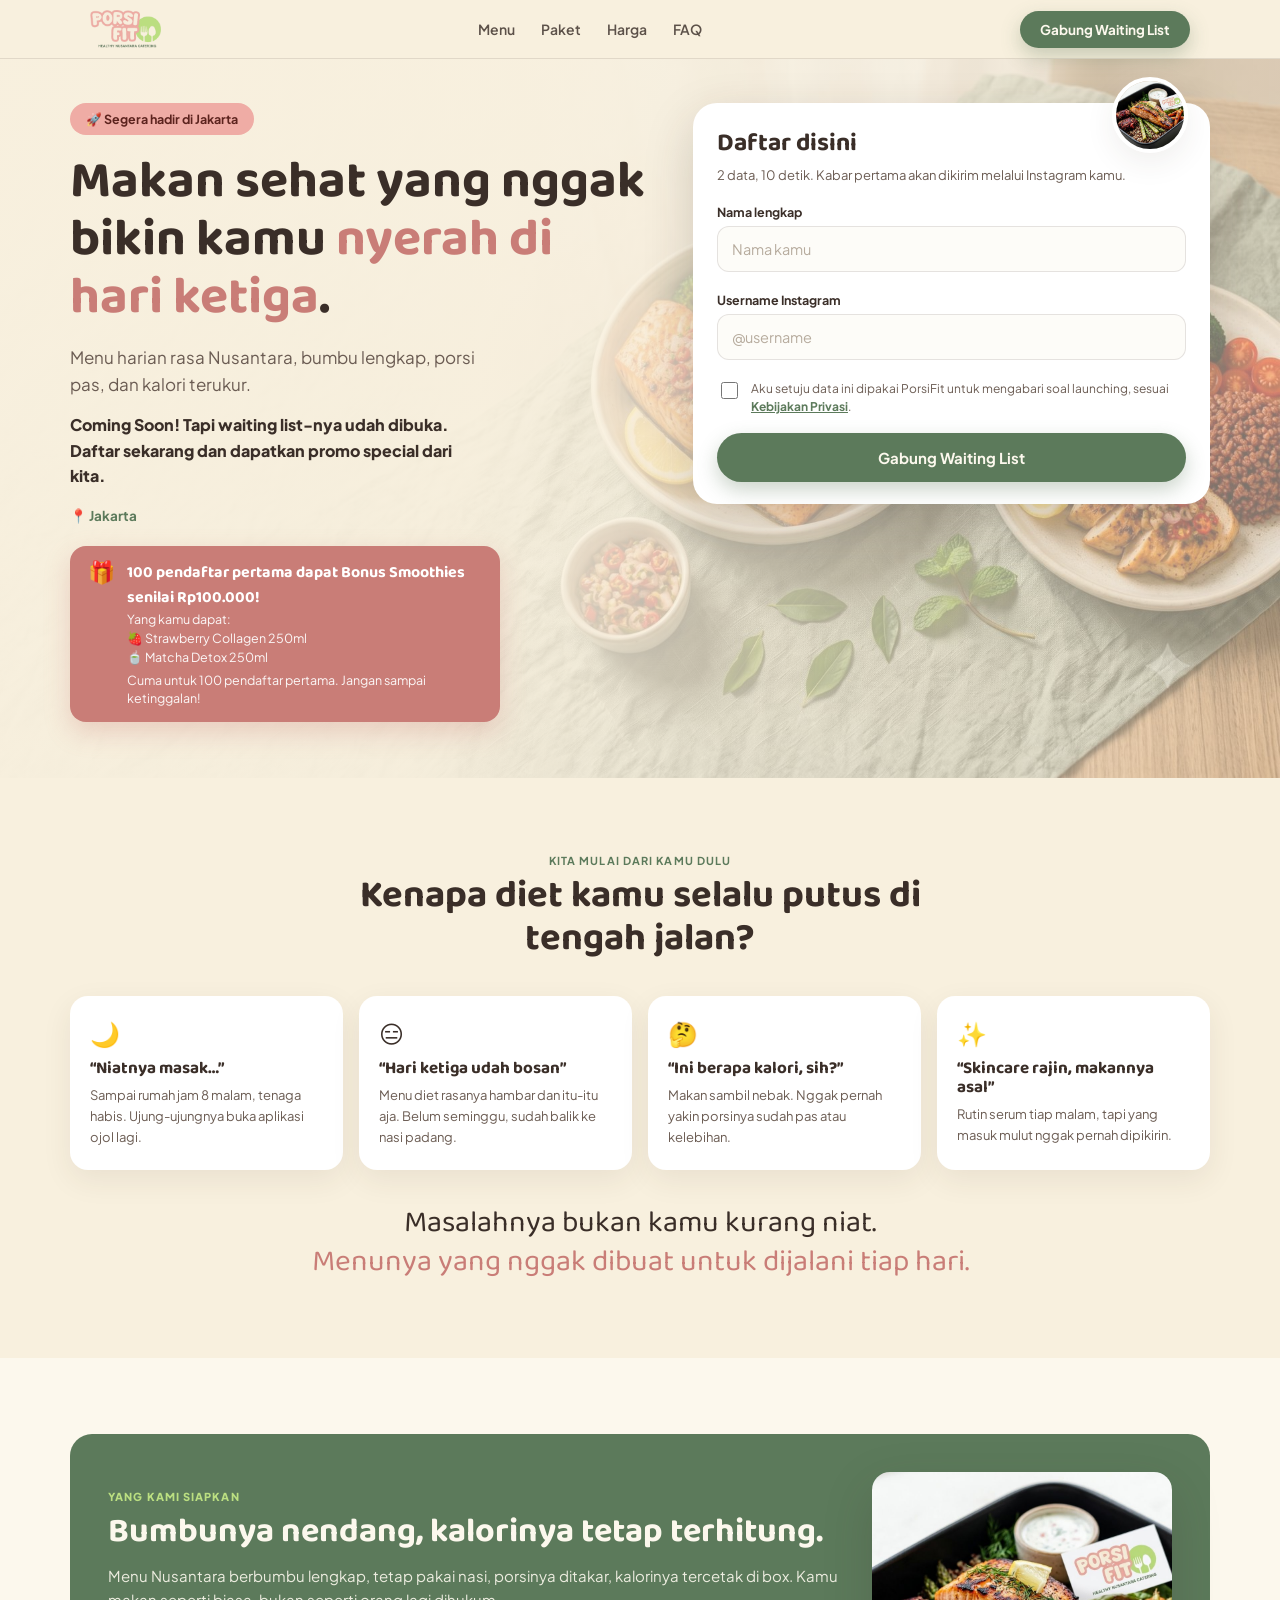
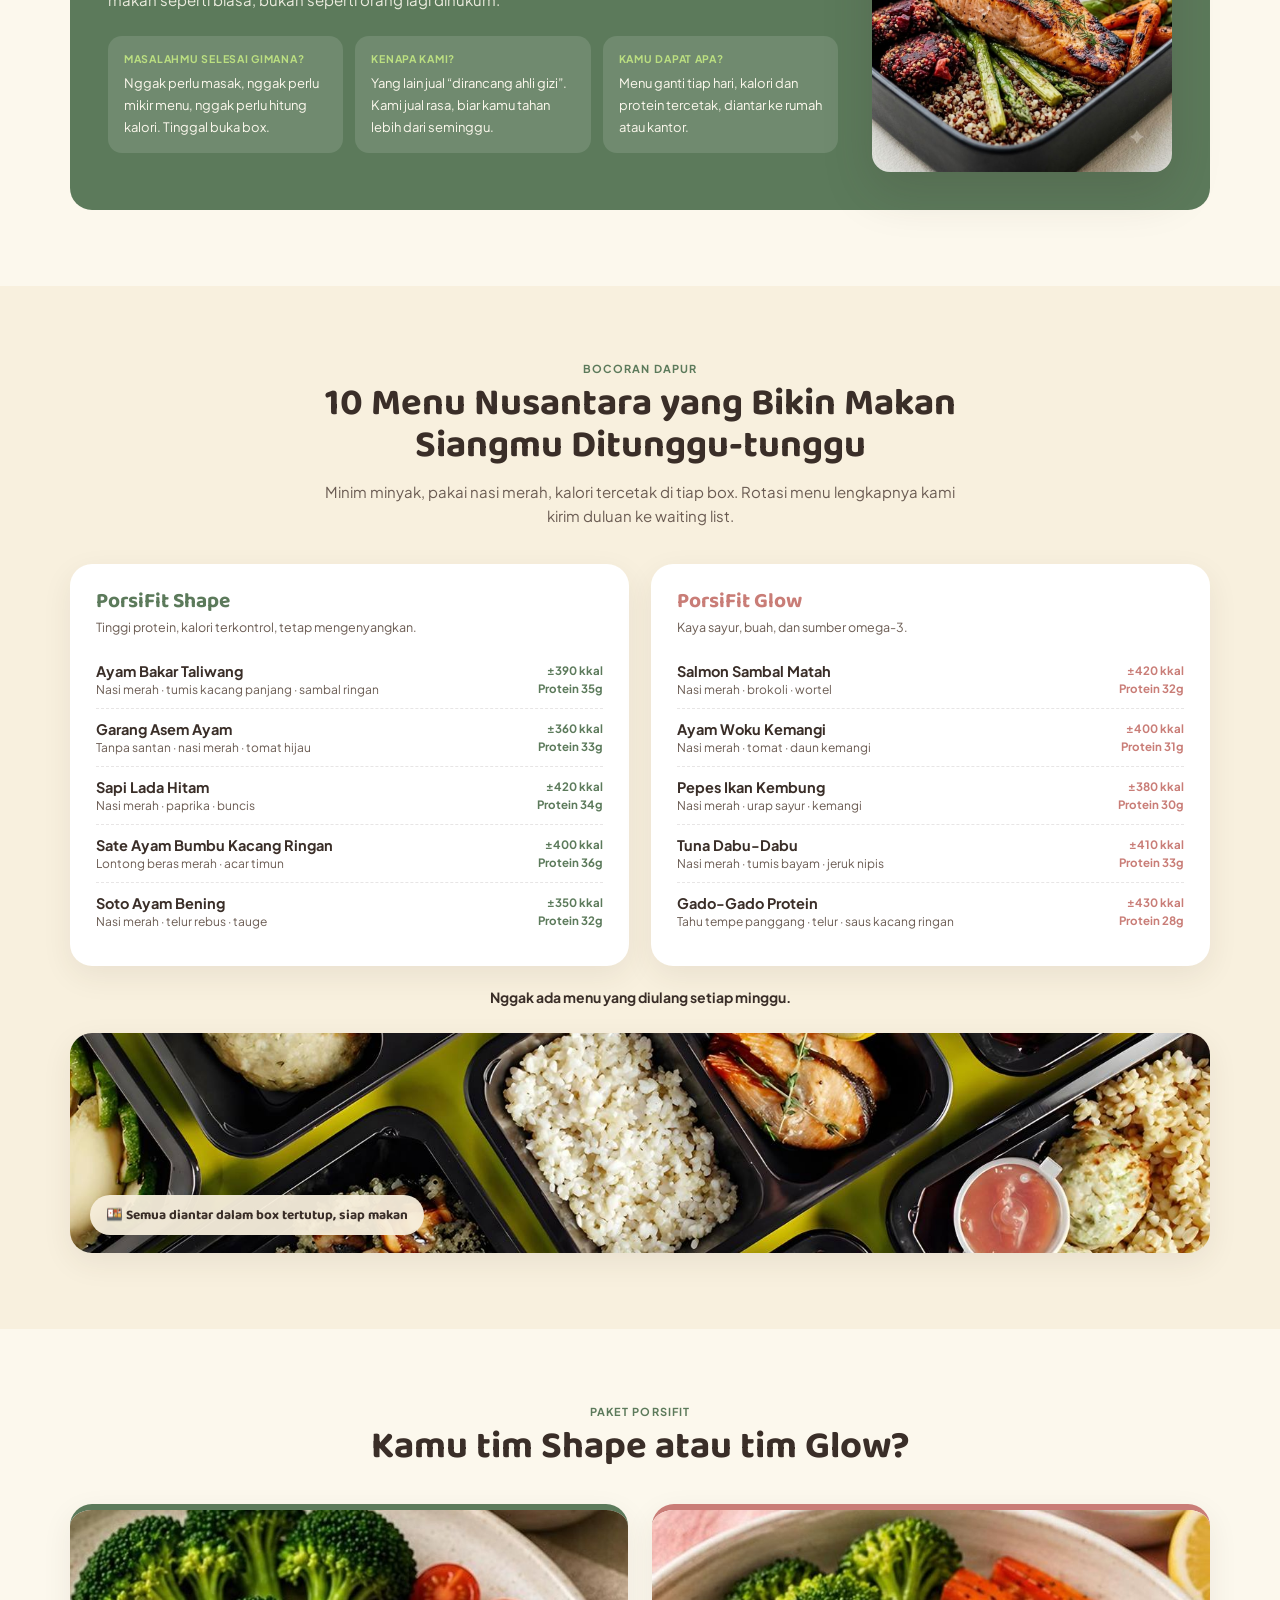
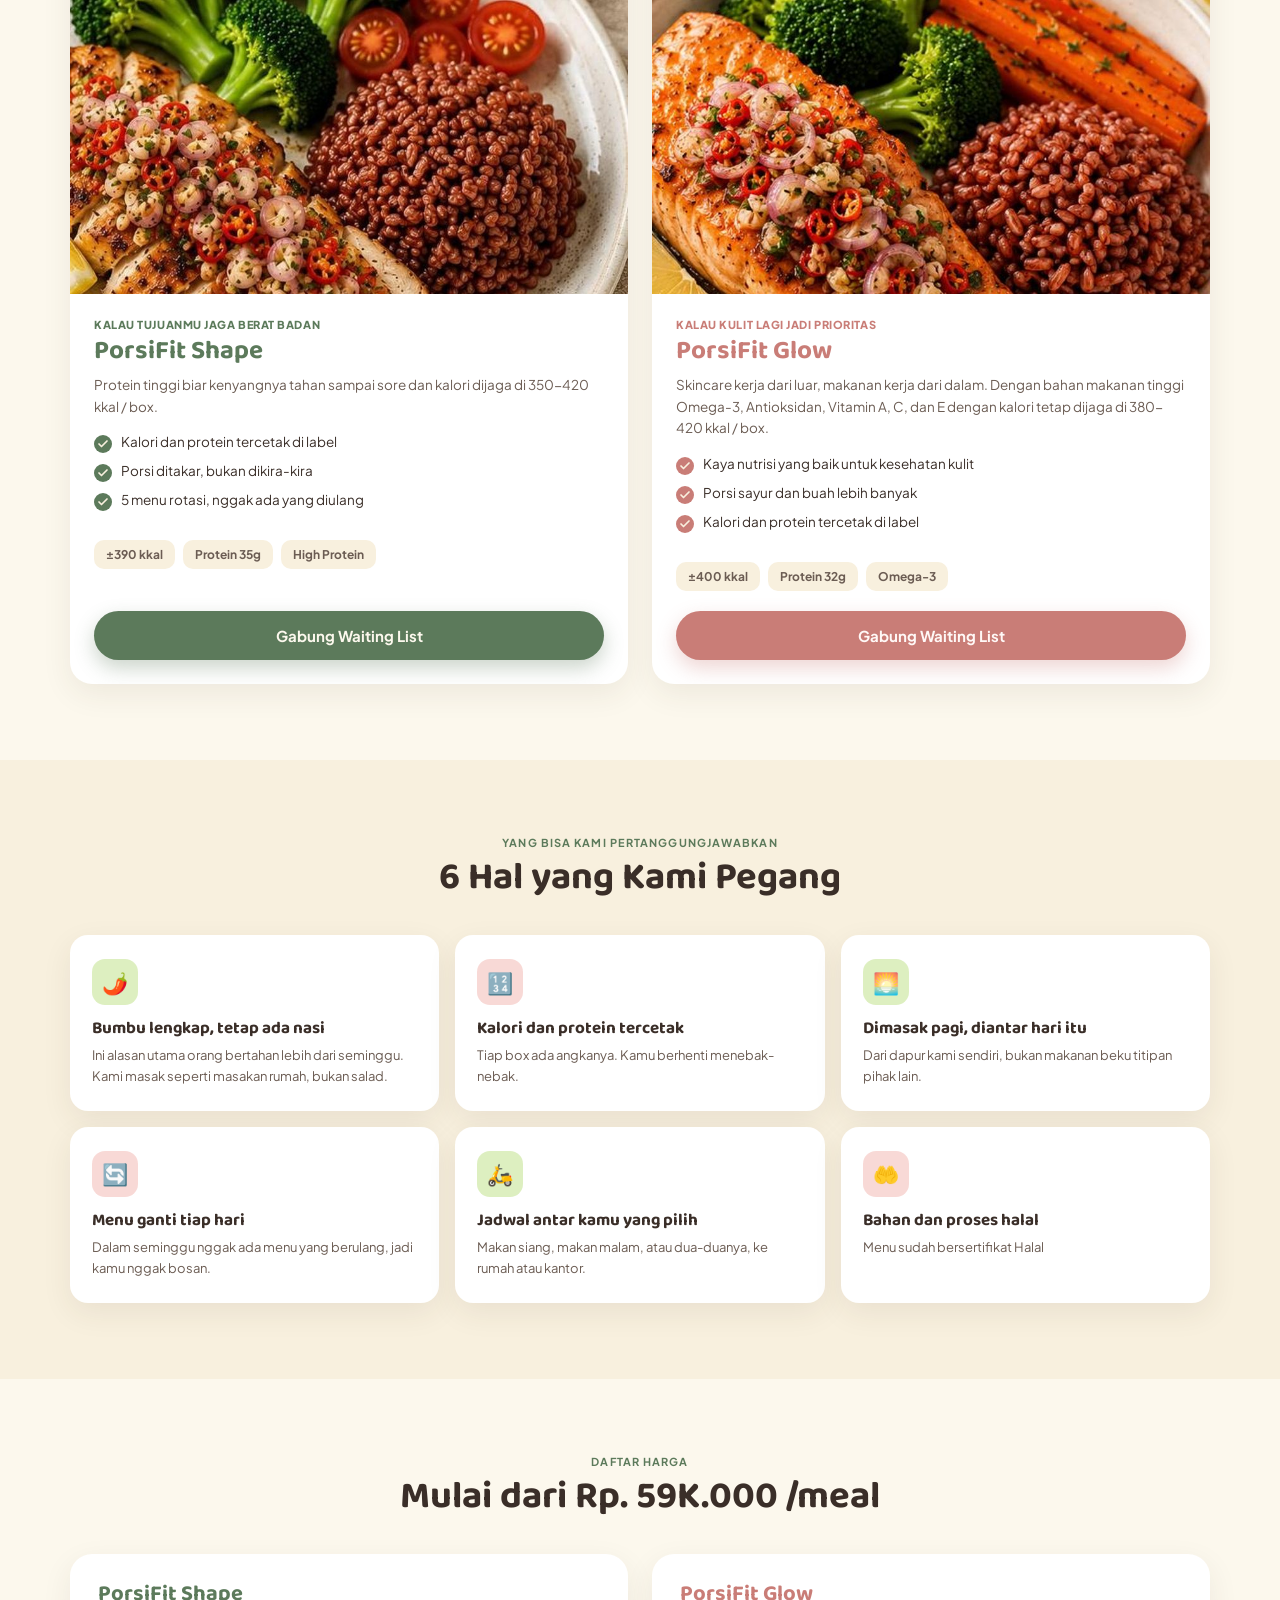
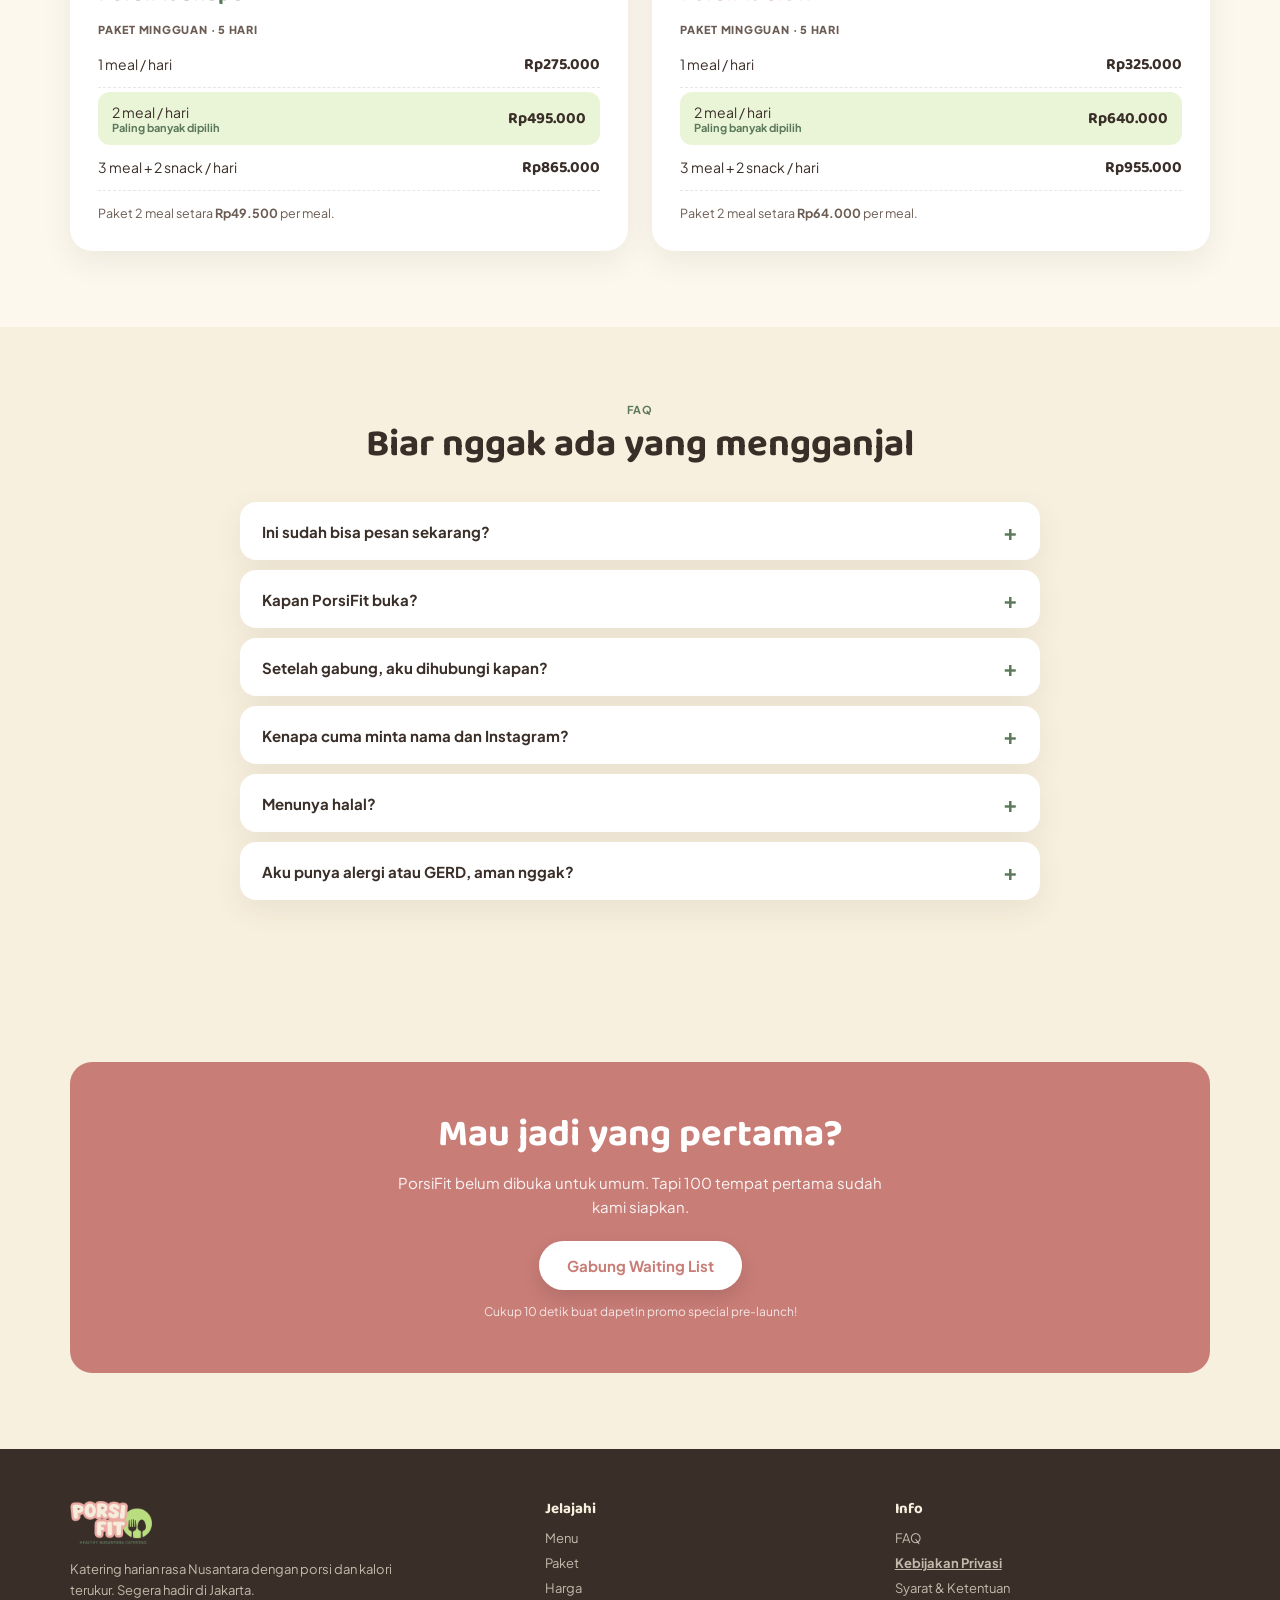
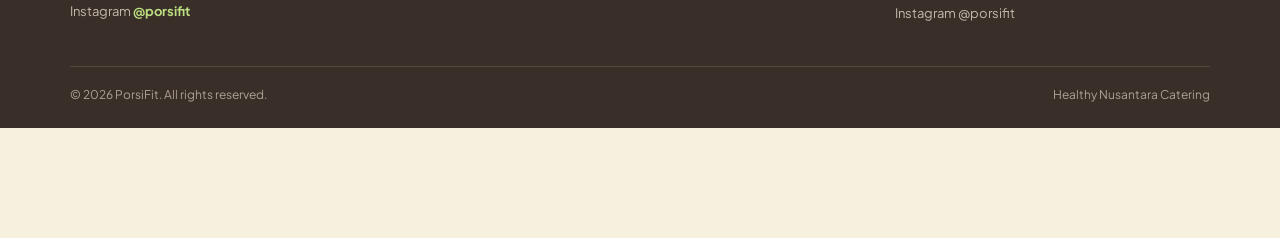
<file: index(backup before gads.html>
<!DOCTYPE html>
<html lang="id">
<head>
<meta charset="UTF-8">
<meta name="viewport" content="width=device-width, initial-scale=1.0">
<title>PorsiFit — Katering Sehat Rasa Nusantara | Segera Hadir di Jabodetabek</title>
<meta name="description" content="PorsiFit segera hadir di Jakarta. Katering harian rasa Nusantara, bumbu lengkap, tetap ada nasi, kalori sudah dihitung. Gabung waiting list dan dapat harga pendaftar duluan.">

<meta name="facebook-domain-verification" content="08xua25ssupvlfzsi9xf5uygxlhl2r" />
  
<!-- Favicon -->
<link rel="icon" type="image/png" sizes="32x32" href="favicon-32.png">
<link rel="apple-touch-icon" href="apple-touch-icon.png">

<!-- Open Graph -->
<meta property="og:type" content="website">
<meta property="og:title" content="PorsiFit — Segera Hadir di Jakarta">
<meta property="og:description" content="Katering harian rasa Nusantara dengan kalori terukur. Gabung waiting list, dapat promo spesial pre-launch.">
<meta property="og:image" content="https://www.porsifit.my.id/box.jpg">
<meta property="og:url" content="https://www.porsifit.my.id/">
<link rel="canonical" href="https://www.porsifit.my.id/">

<link rel="preconnect" href="https://fonts.googleapis.com">
<link rel="preconnect" href="https://fonts.gstatic.com" crossorigin>
<link href="https://fonts.googleapis.com/css2?family=Baloo+2:wght@600;700;800&family=Plus+Jakarta+Sans:wght@400;500;600;700;800&display=swap" rel="stylesheet">
<script>document.documentElement.className+=" js";</script>
<link rel="stylesheet" href="style.css">

<!-- Google Tag Manager -->
<script>(function(w,d,s,l,i){w[l]=w[l]||[];w[l].push({'gtm.start':
new Date().getTime(),event:'gtm.js'});var f=d.getElementsByTagName(s)[0],
j=d.createElement(s),dl=l!='dataLayer'?'&l='+l:'';j.async=true;j.src=
'https://www.googletagmanager.com/gtm.js?id='+i+dl;f.parentNode.insertBefore(j,f);
})(window,document,'script','dataLayer','GTM-K726GX6Z');</script>
<!-- End Google Tag Manager -->

</head>
<body>
<!-- Google Tag Manager (noscript) -->
<noscript><iframe src="https://www.googletagmanager.com/ns.html?id=GTM-K726GX6Z"
height="0" width="0" style="display:none;visibility:hidden"></iframe></noscript>
<!-- End Google Tag Manager (noscript) -->

<!-- ============ HEADER ============ -->
<header>
  <nav>
    <a href="#beranda" class="logo" aria-label="PorsiFit beranda">
      <img src="logo.png" alt="PorsiFit" width="432" height="232">
    </a>
    <div class="nav-links" id="nav-links">
      <a href="#menu">Menu</a>
      <a href="#paket">Paket</a>
      <a href="#harga">Harga</a>
      <a href="#faq">FAQ</a>
    </div>
    <a href="#form" class="btn btn-primary js-cta" data-cta="navbar">Gabung Waiting List</a>
    <button class="burger" id="burger" aria-label="Buka menu" aria-expanded="false">
      <span></span><span></span><span></span>
    </button>
  </nav>
</header>

<!-- ============ HERO + LEAD FORM ============ -->
<section class="hero" id="beranda">
  <div class="hero-inner">
    <div>
      <span class="pill">🚀 Segera hadir di Jakarta</span>
      <h1>Makan sehat yang nggak bikin kamu <em>nyerah di hari ketiga</em>.</h1>
      <p class="lead">Menu harian rasa Nusantara, bumbu lengkap, porsi pas, dan kalori terukur.</p>
      <p class="status">Coming Soon! Tapi waiting list-nya udah dibuka. Daftar sekarang dan dapatkan promo special dari kita.</p>
      <p class="area-line">📍 Jakarta </p>

      <div class="promo-strip">
        <span class="ico">🎁</span>
        <div>
          <strong>100 pendaftar pertama dapat Bonus Smoothies senilai Rp100.000!</strong>
       <span style="display:block">Yang kamu dapat:</span>
<span style="display:block">🍓 Strawberry Collagen 250ml</span>
<span style="display:block">🍵 Matcha Detox 250ml</span>
<span style="display:block; margin-top:4px">Cuma untuk 100 pendaftar pertama. Jangan sampai ketinggalan!</span>
        </div>
      </div>
    </div>

    <div class="form-card" id="form">
      <img src="box.jpg" alt="" class="form-badge" aria-hidden="true">
      <div id="form-default">
        <h2>Daftar disini</h2>
        <p class="sub">2 data, 10 detik. Kabar pertama akan dikirim melalui Instagram kamu.</p>

        <form id="signup-form" novalidate>
          <div class="field">
            <label for="full-name">Nama lengkap</label>
            <input type="text" id="full-name" name="nama" placeholder="Nama kamu" autocomplete="name" required>
            <span class="err" id="name-error" role="alert"></span>
          </div>
          <div class="field">
            <label for="instagram">Username Instagram</label>
            <input type="text" id="instagram" name="instagram" placeholder="@username" autocomplete="off" required>
            <span class="err" id="ig-error" role="alert"></span>
          </div>
          <div class="consent">
            <input type="checkbox" id="consent" required>
            <label for="consent">Aku setuju data ini dipakai PorsiFit untuk mengabari soal launching, sesuai <a class="privacy-link" href="#" role="button">Kebijakan Privasi</a>.</label>
          </div>
          <span class="err" id="consent-error" role="alert"></span>
          <button type="submit" id="submit-btn" class="btn btn-primary btn-block">Gabung Waiting List</button>
        </form>
      </div>

      <div class="form-success" id="form-success" hidden>
        <svg viewBox="0 0 52 52" fill="none" aria-hidden="true">
          <circle cx="26" cy="26" r="26" fill="#BBDF81"/>
          <path d="M15 27l7 7 15-15" stroke="#5C7A5B" stroke-width="3" stroke-linecap="round" stroke-linejoin="round"/>
        </svg>
        <h3>Kamu resmi masuk waiting list.</h3>
        <p>Kami akan hubungi Instagram <strong id="success-ig-name"></strong> saat sudah launching.</p>
      </div>
    </div>
  </div>
</section>

<!-- ============ MASALAH ============ -->
<section id="masalah">
  <div class="wrap">
    <div class="sec-head reveal">
      <span class="sec-eyebrow">Kita mulai dari kamu dulu</span>
      <h2>Kenapa diet kamu selalu putus di tengah jalan?</h2>
    </div>
    <div class="prob-grid">
      <div class="prob-card reveal">
        <div class="ico">🌙</div>
        <h3>“Niatnya masak…”</h3>
        <p>Sampai rumah jam 8 malam, tenaga habis. Ujung-ujungnya buka aplikasi ojol lagi.</p>
      </div>
      <div class="prob-card reveal">
        <div class="ico">😑</div>
        <h3>“Hari ketiga udah bosan”</h3>
        <p>Menu diet rasanya hambar dan itu-itu aja. Belum seminggu, sudah balik ke nasi padang.</p>
      </div>
      <div class="prob-card reveal">
        <div class="ico">🤔</div>
        <h3>“Ini berapa kalori, sih?”</h3>
        <p>Makan sambil nebak. Nggak pernah yakin porsinya sudah pas atau kelebihan.</p>
      </div>
      <div class="prob-card reveal">
        <div class="ico">✨</div>
        <h3>“Skincare rajin, makannya asal”</h3>
        <p>Rutin serum tiap malam, tapi yang masuk mulut nggak pernah dipikirin.</p>
      </div>
    </div>
    <p class="bridge reveal">Masalahnya bukan kamu kurang niat.<br><b>Menunya yang nggak dibuat untuk dijalani tiap hari.</b></p>
  </div>
</section>

<!-- ============ VALUE PROPOSITION ============ -->
<section class="vp">
  <div class="wrap">
    <div class="vp-box reveal">
      <div>
        <span class="eyebrow">YANG KAMI SIAPKAN</span>
        <h2>Bumbunya nendang, kalorinya tetap terhitung.</h2>
        <p>Menu Nusantara berbumbu lengkap, tetap pakai nasi, porsinya ditakar, kalorinya tercetak di box. Kamu makan seperti biasa, bukan seperti orang lagi dihukum.</p>
        <div class="vp-q">
          <div>
            <b>Masalahmu selesai gimana?</b>
            <span>Nggak perlu masak, nggak perlu mikir menu, nggak perlu hitung kalori. Tinggal buka box.</span>
          </div>
          <div>
            <b>Kenapa kami?</b>
            <span>Yang lain jual “dirancang ahli gizi”. Kami jual rasa, biar kamu tahan lebih dari seminggu.</span>
          </div>
          <div>
            <b>Kamu dapat apa?</b>
            <span>Menu ganti tiap hari, kalori dan protein tercetak, diantar ke rumah atau kantor.</span>
          </div>
        </div>
      </div>
      <div class="vp-photo">
        <img src="box.jpg" alt="Box makan PorsiFit berisi salmon panggang, asparagus, dan quinoa" loading="lazy">
      </div>
    </div>
  </div>
</section>

<!-- ============ MENU ============ -->
<section id="menu">
  <div class="wrap">
    <div class="sec-head reveal">
      <span class="sec-eyebrow">Bocoran dapur</span>
      <h2>10 Menu Nusantara yang Bikin Makan Siangmu Ditunggu-tunggu</h2>
      <p>Minim minyak, pakai nasi merah, kalori tercetak di tiap box. Rotasi menu lengkapnya kami kirim duluan ke waiting list.</p>
    </div>

    <div class="menu-grid">
      <div class="menu-card shape reveal">
        <h3>PorsiFit Shape</h3>
        <p class="cap">Tinggi protein, kalori terkontrol, tetap mengenyangkan.</p>
        <div class="menu-item"><div><div class="nm">Ayam Bakar Taliwang</div><div class="ds">Nasi merah · tumis kacang panjang · sambal ringan</div></div><div class="kk">±390 kkal<br>Protein 35g</div></div>
        <div class="menu-item"><div><div class="nm">Garang Asem Ayam</div><div class="ds">Tanpa santan · nasi merah · tomat hijau</div></div><div class="kk">±360 kkal<br>Protein 33g</div></div>
        <div class="menu-item"><div><div class="nm">Sapi Lada Hitam</div><div class="ds">Nasi merah · paprika · buncis</div></div><div class="kk">±420 kkal<br>Protein 34g</div></div>
        <div class="menu-item"><div><div class="nm">Sate Ayam Bumbu Kacang Ringan</div><div class="ds">Lontong beras merah · acar timun</div></div><div class="kk">±400 kkal<br>Protein 36g</div></div>
        <div class="menu-item"><div><div class="nm">Soto Ayam Bening</div><div class="ds">Nasi merah · telur rebus · tauge</div></div><div class="kk">±350 kkal<br>Protein 32g</div></div>
      </div>

      <div class="menu-card glow reveal">
        <h3>PorsiFit Glow</h3>
        <p class="cap">Kaya sayur, buah, dan sumber omega-3.</p>
        <div class="menu-item"><div><div class="nm">Salmon Sambal Matah</div><div class="ds">Nasi merah · brokoli · wortel</div></div><div class="kk">±420 kkal<br>Protein 32g</div></div>
        <div class="menu-item"><div><div class="nm">Ayam Woku Kemangi</div><div class="ds">Nasi merah · tomat · daun kemangi</div></div><div class="kk">±400 kkal<br>Protein 31g</div></div>
        <div class="menu-item"><div><div class="nm">Pepes Ikan Kembung</div><div class="ds">Nasi merah · urap sayur · kemangi</div></div><div class="kk">±380 kkal<br>Protein 30g</div></div>
        <div class="menu-item"><div><div class="nm">Tuna Dabu-Dabu</div><div class="ds">Nasi merah · tumis bayam · jeruk nipis</div></div><div class="kk">±410 kkal<br>Protein 33g</div></div>
        <div class="menu-item"><div><div class="nm">Gado-Gado Protein</div><div class="ds">Tahu tempe panggang · telur · saus kacang ringan</div></div><div class="kk">±430 kkal<br>Protein 28g</div></div>
      </div>
    </div>

    <p class="menu-note reveal">Nggak ada menu yang diulang setiap minggu.</p>

    <div class="menu-banner reveal">
      <img src="mealgrid.jpg" alt="Aneka box makan sehat PorsiFit siap antar" loading="lazy">
      <span>🍱 Semua diantar dalam box tertutup, siap makan</span>
    </div>
  </div>
</section>

<!-- ============ PAKET ============ -->
<section class="paket" id="paket">
  <div class="wrap">
    <div class="sec-head reveal">
      <span class="sec-eyebrow">PAKET PORSIFIT</span>
      <h2>Kamu tim Shape atau tim Glow?</h2>
    </div>
    <div class="pkg-grid">
      <div class="pkg shape reveal">
        <div class="pkg-photo"><img src="shape.jpg" alt="Ayam sambal matah dengan nasi merah dan brokoli" loading="lazy"></div>
        <div class="pkg-body">
          <span class="pkg-tag">KALAU TUJUANMU JAGA BERAT BADAN</span>
          <h3>PorsiFit Shape</h3>
          <p>Protein tinggi biar kenyangnya tahan sampai sore dan kalori dijaga di 350-420 kkal / box.</p>
          <ul>
            <li><svg width="18" height="18" viewBox="0 0 18 18"><circle cx="9" cy="9" r="9" fill="#5C7A5B"/><path d="M5 9l2.5 2.5L13 6" stroke="#F8F0DE" stroke-width="1.7" fill="none" stroke-linecap="round" stroke-linejoin="round"/></svg>Kalori dan protein tercetak di label</li>
            <li><svg width="18" height="18" viewBox="0 0 18 18"><circle cx="9" cy="9" r="9" fill="#5C7A5B"/><path d="M5 9l2.5 2.5L13 6" stroke="#F8F0DE" stroke-width="1.7" fill="none" stroke-linecap="round" stroke-linejoin="round"/></svg>Porsi ditakar, bukan dikira-kira</li>
            <li><svg width="18" height="18" viewBox="0 0 18 18"><circle cx="9" cy="9" r="9" fill="#5C7A5B"/><path d="M5 9l2.5 2.5L13 6" stroke="#F8F0DE" stroke-width="1.7" fill="none" stroke-linecap="round" stroke-linejoin="round"/></svg>5 menu rotasi, nggak ada yang diulang</li>
          </ul>
          <div class="macros">
            <span class="macro">±390 kkal</span>
            <span class="macro">Protein 35g</span>
            <span class="macro">High Protein</span>
          </div>
          <a href="#form" class="btn btn-primary js-cta" data-cta="paket-shape">Gabung Waiting List</a>
        </div>
      </div>

      <div class="pkg glow reveal">
        <div class="pkg-photo"><img src="glow.jpg" alt="Salmon sambal matah dengan nasi merah, brokoli, dan wortel" loading="lazy"></div>
        <div class="pkg-body">
          <span class="pkg-tag">KALAU KULIT LAGI JADI PRIORITAS</span>
          <h3>PorsiFit Glow</h3>
          <p>Skincare kerja dari luar, makanan kerja dari dalam. Dengan bahan makanan tinggi Omega-3, Antioksidan, Vitamin A, C, dan E dengan kalori tetap dijaga di 380-420 kkal / box.</p>
          <ul>
            <li><svg width="18" height="18" viewBox="0 0 18 18"><circle cx="9" cy="9" r="9" fill="#C97D77"/><path d="M5 9l2.5 2.5L13 6" stroke="#F8F0DE" stroke-width="1.7" fill="none" stroke-linecap="round" stroke-linejoin="round"/></svg>Kaya nutrisi yang baik untuk kesehatan kulit</li>
            <li><svg width="18" height="18" viewBox="0 0 18 18"><circle cx="9" cy="9" r="9" fill="#C97D77"/><path d="M5 9l2.5 2.5L13 6" stroke="#F8F0DE" stroke-width="1.7" fill="none" stroke-linecap="round" stroke-linejoin="round"/></svg>Porsi sayur dan buah lebih banyak</li>
            <li><svg width="18" height="18" viewBox="0 0 18 18"><circle cx="9" cy="9" r="9" fill="#C97D77"/><path d="M5 9l2.5 2.5L13 6" stroke="#F8F0DE" stroke-width="1.7" fill="none" stroke-linecap="round" stroke-linejoin="round"/></svg>Kalori dan protein tercetak di label</li>
          </ul>
          <div class="macros">
            <span class="macro">±400 kkal</span>
            <span class="macro">Protein 32g</span>
            <span class="macro">Omega-3</span>
          </div>
          <a href="#form" class="btn btn-coral js-cta" data-cta="paket-glow">Gabung Waiting List</a>
        </div>
      </div>
    </div>
  </div>
</section>

<!-- ============ USP ============ -->
<section id="kenapa">
  <div class="wrap">
    <div class="sec-head reveal">
      <span class="sec-eyebrow">Yang bisa kami pertanggungjawabkan</span>
      <h2>6 Hal yang Kami Pegang</h2>
    </div>
    <div class="usp-grid">
      <div class="usp reveal"><div class="ico">🌶️</div><h3>Bumbu lengkap, tetap ada nasi</h3><p>Ini alasan utama orang bertahan lebih dari seminggu. Kami masak seperti masakan rumah, bukan salad.</p></div>
      <div class="usp reveal"><div class="ico">🔢</div><h3>Kalori dan protein tercetak</h3><p>Tiap box ada angkanya. Kamu berhenti menebak-nebak.</p></div>
      <div class="usp reveal"><div class="ico">🌅</div><h3>Dimasak pagi, diantar hari itu</h3><p>Dari dapur kami sendiri, bukan makanan beku titipan pihak lain.</p></div>
      <div class="usp reveal"><div class="ico">🔄</div><h3>Menu ganti tiap hari</h3><p>Dalam seminggu nggak ada menu yang berulang, jadi kamu nggak bosan.</p></div>
      <div class="usp reveal"><div class="ico">🛵</div><h3>Jadwal antar kamu yang pilih</h3><p>Makan siang, makan malam, atau dua-duanya, ke rumah atau kantor.</p></div>
      <div class="usp reveal"><div class="ico">🤲</div><h3>Bahan dan proses halal</h3><p>Menu sudah bersertifikat Halal</p></div>
    </div>
  </div>
</section>

<!-- ============ HARGA ============ -->
<section class="harga" id="harga">
  <div class="wrap">
    <div class="sec-head reveal">
      <span class="sec-eyebrow">DAFTAR HARGA</span>
      <h2>Mulai dari Rp. 59K.000 /meal</h2>
    </div>
    <div class="price-grid">
      <div class="price-card shape reveal">
        <h3>PorsiFit Shape</h3>
        <div class="price-label">PAKET MINGGUAN · 5 HARI</div>
        <div class="price-row"><span>1 meal / hari</span><b>Rp275.000</b></div>
        <div class="price-row best"><span>2 meal / hari<span class="tagbest">Paling banyak dipilih</span></span><b>Rp495.000</b></div>
        <div class="price-row"><span>3 meal + 2 snack / hari</span><b>Rp865.000</b></div>
        <p class="price-eq">Paket 2 meal setara <strong>Rp49.500</strong> per meal.</p>
      </div>

      <div class="price-card glow reveal">
        <h3>PorsiFit Glow</h3>
        <div class="price-label">PAKET MINGGUAN · 5 HARI</div>
        <div class="price-row"><span>1 meal / hari</span><b>Rp325.000</b></div>
        <div class="price-row best"><span>2 meal / hari<span class="tagbest">Paling banyak dipilih</span></span><b>Rp640.000</b></div>
        <div class="price-row"><span>3 meal + 2 snack / hari</span><b>Rp955.000</b></div>
        <p class="price-eq">Paket 2 meal setara <strong>Rp64.000</strong> per meal.</p>
      </div>
    </div>
  </div>
</section>


<!-- ============ FAQ ============ -->
<section id="faq">
  <div class="wrap">
    <div class="sec-head reveal">
      <span class="sec-eyebrow">FAQ</span>
      <h2>Biar nggak ada yang mengganjal</h2>
    </div>
    <div class="faq-list">
      <div class="faq-item reveal">
        <button class="faq-trigger" aria-expanded="false" aria-controls="fa1">Ini sudah bisa pesan sekarang?<span class="plus">+</span></button>
        <div class="faq-answer" id="fa1" hidden><p>Belum. Kami masih tahap pre-launch. Halaman ini untuk waiting list.</p></div>
      </div>
      <div class="faq-item reveal">
        <button class="faq-trigger" aria-expanded="false" aria-controls="fa3">Kapan PorsiFit buka?<span class="plus">+</span></button>
        <div class="faq-answer" id="fa3" hidden><p>Segera. Bila kamu udah daftar waiting list, kamu akan jadi yang pertama untuk tau tanggal pastinya.</p></div>
      </div>
      <div class="faq-item reveal">
        <button class="faq-trigger" aria-expanded="false" aria-controls="fa4">Setelah gabung, aku dihubungi kapan?<span class="plus">+</span></button>
        <div class="faq-answer" id="fa4" hidden><p>Kami akan hubungi kamu lewat Instagram saat sudah launching, berisi menu lengkap, harga pendaftar, dan cara pesan.</p></div>
      </div>
      <div class="faq-item reveal">
        <button class="faq-trigger" aria-expanded="false" aria-controls="fa5">Kenapa cuma minta nama dan Instagram?<span class="plus">+</span></button>
        <div class="faq-answer" id="fa5" hidden><p>Karena cuma itu yang kami butuhkan untuk mengabari kamu. Nomor HP dan alamat baru diminta kalau kamu memang jadi pesan.</p></div>
      </div>
      <div class="faq-item reveal">
        <button class="faq-trigger" aria-expanded="false" aria-controls="fa6">Menunya halal?<span class="plus">+</span></button>
        <div class="faq-answer" id="fa6" hidden><p>Ya, semua menu kami sudah bersertifikasi halal.</p></div>
      </div>
      <div class="faq-item reveal">
        <button class="faq-trigger" aria-expanded="false" aria-controls="fa7">Aku punya alergi atau GERD, aman nggak?<span class="plus">+</span></button>
        <div class="faq-answer" id="fa7" hidden><p>Sampaikan ke admin sebelum berlangganan, kami bantu pilihkan menu yang paling sesuai. Untuk kondisi medis tertentu, tetap ikuti anjuran doktermu ya.</p></div>
      </div>
    </div>
  </div>
</section>

<!-- ============ CLOSING ============ -->
<section id="closing">
  <div class="wrap">
    <div class="closing-box reveal">
      <h2>Mau jadi yang pertama?</h2>
      <p>PorsiFit belum dibuka untuk umum. Tapi 100 tempat pertama sudah kami siapkan.</p>
      <a href="#form" class="btn btn-light js-cta" data-cta="closing">Gabung Waiting List</a>
      <p class="mini">Cukup 10 detik buat dapetin promo special pre-launch!</p>
    </div>
  </div>
</section>

<!-- ============ FOOTER ============ -->
<footer>
  <div class="foot-grid">
    <div class="foot-brand">
      <img src="logo.png" alt="PorsiFit">
      <p>Katering harian rasa Nusantara dengan porsi dan kalori terukur. Segera hadir di Jakarta.<br>Instagram <a href="https://www.instagram.com/porsifit/" target="_blank" rel="noopener" style="color:var(--green);font-weight:700;">@porsifit</a></p>
    </div>
    <div class="foot-col">
      <h4>Jelajahi</h4>
      <a href="#menu">Menu</a>
      <a href="#paket">Paket</a>
      <a href="#harga">Harga</a>
    </div>
    <div class="foot-col">
      <h4>Info</h4>
      <a href="#faq">FAQ</a>
      <a href="#" class="privacy-link">Kebijakan Privasi</a>
      <a href="#" id="open-tnc">Syarat &amp; Ketentuan</a>
      <a href="https://www.instagram.com/porsifit/" target="_blank" rel="noopener">Instagram @porsifit</a>
    </div>
  </div>
  <div class="foot-bottom">
    <span>© 2026 PorsiFit. All rights reserved.</span>
    <span>Healthy Nusantara Catering</span>
  </div>
</footer>

<!-- ============ MODAL: KEBIJAKAN PRIVASI ============ -->
<div class="overlay" id="privacy-overlay" aria-hidden="true" role="dialog" aria-modal="true" aria-labelledby="pp-title">
  <div class="modal">
    <button class="modal-close" id="pp-close" aria-label="Tutup">✕</button>
    <h2 id="pp-title">Kebijakan Privasi</h2>
    <div class="legal">
      <span class="updated">Terakhir diperbarui: Agustus 2026</span>
      <p>PorsiFit menghargai privasi setiap calon pelanggan. Kebijakan ini menjelaskan bagaimana kami mengumpulkan, menggunakan, dan melindungi data pribadimu.</p>

      <h3>1. Data yang kami kumpulkan</h3>
      <ul>
        <li>Nama lengkap dan username Instagram yang kamu isi di form waiting list.</li>
        <li>Nomor WhatsApp dan alamat pengantaran, hanya jika nanti kamu memutuskan berlangganan.</li>
      </ul>

      <h3>2. Penggunaan data</h3>
      <ul>
        <li>Mengabari kamu saat PorsiFit resmi launching.</li>
        <li>Mengirim informasi menu, harga pendaftar, dan promo pre-launch.</li>
        <li>Memperbaiki menu dan layanan berdasarkan masukan calon pelanggan.</li>
      </ul>

      <h3>3. Penyimpanan dan keamanan</h3>
      <p>Data disimpan terbatas oleh tim internal PorsiFit dan tidak dibagikan ke pihak ketiga untuk kepentingan komersial tanpa izinmu, kecuali diwajibkan oleh hukum yang berlaku.</p>

      <h3>4. Hak kamu</h3>
      <ul>
        <li>Meminta informasi data apa saja yang kami simpan tentang kamu.</li>
        <li>Meminta koreksi data yang tidak akurat.</li>
        <li>Meminta penghapusan data kapan saja.</li>
      </ul>

      <h3>5. Kontak</h3>
      <p>Ada pertanyaan soal data pribadimu? Hubungi admin PorsiFit lewat Instagram <a href="https://www.instagram.com/porsifit/" target="_blank" rel="noopener">@porsifit</a>.</p>
    </div>
    <button class="btn btn-primary btn-block" id="pp-close-btn" style="margin-top:22px;">Saya mengerti</button>
  </div>
</div>

<!-- ============ MODAL: SYARAT & KETENTUAN ============ -->
<div class="overlay" id="tnc-overlay" aria-hidden="true" role="dialog" aria-modal="true" aria-labelledby="tnc-title">
  <div class="modal">
    <button class="modal-close" id="tnc-close" aria-label="Tutup">✕</button>
    <h2 id="tnc-title">Syarat &amp; Ketentuan</h2>
    <div class="legal">
      <span class="updated">Terakhir diperbarui: Agustus 2026</span>
      <p>PorsiFit masih dalam tahap pre-launch dan belum menerima pesanan. Ketentuan berikut berlaku saat layanan resmi dibuka.</p>

      <h3>1. Tentang layanan</h3>
      <p>PorsiFit adalah layanan katering makanan sehat harian dengan porsi dan kalori terukur. Menu, harga, dan area layanan masih dapat menyesuaikan sampai tanggal launching.</p>

      <h3>2. Pemesanan dan pembayaran</h3>
      <ul>
        <li>Minimum langganan 5 hari, Senin sampai Jumat. Sabtu dan Minggu tersedia sebagai add-on.</li>
        <li>Pembayaran dilakukan di muka sesuai paket dan durasi yang dipilih.</li>
        <li>Pesanan berlaku setelah pembayaran diterima dan diverifikasi admin.</li>
      </ul>

      <h3>3. Pengiriman</h3>
      <ul>
        <li>Area layanan tahap pertama: Jakarta, Bogor, Depok, Tangerang, dan Bekasi.</li>
        <li>Estimasi waktu antar dapat berubah karena kondisi di luar kendali kami seperti cuaca dan lalu lintas.</li>
      </ul>

      <h3>4. Perubahan dan pembatalan</h3>
      <ul>
        <li>Permintaan khusus dapat diajukan paling lambat satu hari sebelum jadwal pengantaran, tergantung ketersediaan bahan.</li>
        <li>Pembatalan langganan mengikuti kebijakan yang diinformasikan admin saat pemesanan.</li>
      </ul>

      <h3>5. Tanggung jawab</h3>
      <p>Kami menjaga kualitas dan keamanan pangan di setiap proses produksi. Pelanggan dengan alergi atau kondisi kesehatan tertentu disarankan menyampaikannya ke admin sebelum berlangganan, dan tetap mengikuti anjuran dokter.</p>
    </div>
    <button class="btn btn-primary btn-block" id="tnc-close-btn" style="margin-top:22px;">Saya mengerti</button>
  </div>
</div>

<!-- ============ WELCOME POP-UP (nonaktif by default, lihat WELCOME_POPUP di main.js) ============ -->
<div class="overlay" id="welcome-overlay" aria-hidden="true" role="dialog" aria-modal="true" aria-labelledby="wc-title">
  <div class="modal welcome-card">
    <button class="modal-close" id="welcome-close" aria-label="Tutup">✕</button>
    <span class="pill">🚀 Segera hadir di Jakarta</span>
    <h2 id="wc-title">Mau duluan lihat menunya?</h2>
    <p>PorsiFit belum dibuka untuk umum. Yang ada di waiting list duluan kami kirimi rotasi menu, harga pendaftar, dan tanggal buka.</p>
    <div class="welcome-perks">
      <span>🍱 Menu duluan</span>
      <span>🏷️ Harga pendaftar</span>
      <span>🎁 Smoothies (Strawberry Collagen / Matcha Detox) buat 100 pertama</span>
    </div>
    <button class="btn btn-primary btn-block" id="welcome-cta">Gabung Waiting List</button>
    <button class="btn-text" id="welcome-later">Nanti aja</button>
  </div>
</div>

<!-- ============ THANK YOU POP-UP ============ -->
<div class="overlay" id="ty-overlay" aria-hidden="true" role="dialog" aria-modal="true" aria-labelledby="ty-title">
  <div class="modal ty-card">
    <button class="modal-close" id="ty-close-x" aria-label="Tutup">✕</button>
    <div class="ty-ico">🎉</div>
    <h2 id="ty-title">Kamu resmi masuk waiting list.</h2>
    <p>Kami akan hubungi kamu saat sudah launching.</p>
    <div class="ty-steps">
      <div class="ty-step"><span class="e">📋</span><span>Namamu tercatat di waiting list PorsiFit</span></div>
      <div class="ty-step"><span class="e">🍱</span><span>Rotasi menu lengkap dan harga pendaftar dikirim duluan ke kamu</span></div>
      <div class="ty-step"><span class="e">🚀</span><span>Kami kabari lewat Instagram begitu PorsiFit buka</span></div>
    </div>
    <p class="ty-ig">Kami hubungi <span id="ty-ig-name">kamu</span> lewat Instagram ya 💚</p>
    <p class="ty-follow">Sambil nunggu, intip proses dapur kami di <a href="https://www.instagram.com/porsifit/" target="_blank" rel="noopener">@porsifit</a></p>
    <button class="btn btn-primary btn-block" id="ty-close-btn" style="margin-top:18px;">Siap, aku tunggu!</button>
  </div>
</div>

<!-- ============ STICKY COUNTDOWN BAR ============ -->
<div id="sticky-bar" style="
  position:fixed; bottom:0; left:0; right:0; z-index:9999;
  background:linear-gradient(135deg,#3a3a3a 0%,#1a1a1a 100%);
  padding:10px 16px 12px; text-align:center;
  box-shadow:0 -4px 24px rgba(0,0,0,.3);
  display:flex; flex-direction:column; align-items:center; gap:4px;
  font-family:'Plus Jakarta Sans',sans-serif;
  transition:transform .3s ease;
">
  <span style="color:#ffffffcc; font-size:12px; letter-spacing:.3px;">Kesempatan Ambil Promo Berakhir Dalam</span>
  <div style="display:flex; align-items:center; gap:6px; margin:2px 0;">
    <div style="display:flex; align-items:center; gap:3px;">
      <span id="cd-hours" style="background:#BBDF81; color:#1a1a1a; font-weight:800; font-size:24px; padding:4px 10px; border-radius:6px; min-width:44px; display:inline-block; text-align:center;">00</span>
      <span style="color:#ffffffcc; font-size:12px; font-weight:600;">jam</span>
    </div>
    <span style="color:#BBDF81; font-weight:800; font-size:22px;">:</span>
    <div style="display:flex; align-items:center; gap:3px;">
      <span id="cd-mins" style="background:#BBDF81; color:#1a1a1a; font-weight:800; font-size:24px; padding:4px 10px; border-radius:6px; min-width:44px; display:inline-block; text-align:center;">00</span>
      <span style="color:#ffffffcc; font-size:12px; font-weight:600;">menit</span>
    </div>
    <span style="color:#BBDF81; font-weight:800; font-size:22px;">:</span>
    <div style="display:flex; align-items:center; gap:3px;">
      <span id="cd-secs" style="background:#BBDF81; color:#1a1a1a; font-weight:800; font-size:24px; padding:4px 10px; border-radius:6px; min-width:44px; display:inline-block; text-align:center;">00</span>
      <span style="color:#ffffffcc; font-size:12px; font-weight:600;">detik</span>
    </div>
  </div>
  <a href="#form" id="sticky-cta" style="
    display:inline-block; background:#BBDF81; color:#1a1a1a;
    font-weight:700; font-size:14px; padding:10px 32px;
    border-radius:50px; text-decoration:none;
    width:100%; max-width:340px; box-sizing:border-box; text-align:center;
  ">Amankan sekarang, gabung waiting list.</a>
</div>

<style>
  body { padding-bottom: 130px; }
  #sticky-bar a:active { opacity:.85; }
  @media(min-width:768px){
    body { padding-bottom: 110px; }
    #sticky-bar { flex-direction:row; gap:16px; padding:12px 24px; }
    #sticky-bar > span:first-child { display:none; }
    #sticky-cta { width:auto; max-width:none; white-space:nowrap; }
  }
</style>

<script>
(function(){
  // Campaign berakhir 4 September 2026 pukul 23:59:59 WIB (UTC+7)
  var end = new Date('2026-09-04T23:59:59+07:00').getTime();

  var hEl = document.getElementById('cd-hours');
  var mEl = document.getElementById('cd-mins');
  var sEl = document.getElementById('cd-secs');
  var bar = document.getElementById('sticky-bar');

  function pad(n){ return String(n).padStart(2,'0'); }

  function update() {
    var diff = end - Date.now();
    if (diff <= 0) {
      hEl.textContent = '00';
      mEl.textContent = '00';
      sEl.textContent = '00';
      bar.style.display = 'none';
      return;
    }
    hEl.textContent = pad(Math.floor(diff / 3600000));
    mEl.textContent = pad(Math.floor((diff % 3600000) / 60000));
    sEl.textContent = pad(Math.floor((diff % 60000) / 1000));
  }
  update();
  setInterval(update, 1000);

  // Sembunyikan bar saat user sudah di area form
  var formEl = document.getElementById('form');
  if (formEl && bar) {
    var io = new IntersectionObserver(function(entries){
      bar.style.transform = entries[0].isIntersecting ? 'translateY(100%)' : 'translateY(0)';
    }, { threshold: 0.3 });
    io.observe(formEl);
  }
})();
</script>

<script src="main.js" defer></script>
</body>
</html>
</file>
<file: style.css>
/* ==========================================================================
   PorsiFit — Landing Page Pre-Launch
   Revisi v4 · Jabodetabek
   ========================================================================== */

:root{
  --cream:#F8F0DE;
  --cream-soft:#FCF8ED;
  --green:#BBDF81;
  --green-deep:#5C7A5B;
  --coral:#EFACA5;
  --coral-deep:#C97D77;
  --ink:#3A2E28;
  --ink-soft:#6b5c53;
  --line:rgba(58,46,40,.12);
  --radius:22px;
  --shadow:0 10px 30px rgba(58,46,40,.08);
  --shadow-lg:0 18px 50px rgba(58,46,40,.18);
}

*{box-sizing:border-box;}
html{scroll-behavior:smooth;}
body{
  margin:0;
  background:var(--cream);
  color:var(--ink);
  font-family:'Plus Jakarta Sans',system-ui,-apple-system,sans-serif;
  -webkit-font-smoothing:antialiased;
  overflow-x:hidden;
}
h1,h2,h3,h4{font-family:'Baloo 2',cursive,sans-serif;margin:0;line-height:1.12;}
p{margin:0;line-height:1.6;color:var(--ink-soft);}
a{text-decoration:none;color:inherit;}
ul{margin:0;padding:0;list-style:none;}
img{max-width:100%;display:block;}
section{padding:76px 20px;}
section[id],#form{scroll-margin-top:88px;}
.wrap{max-width:1140px;margin:0 auto;}

.sec-head{text-align:center;max-width:640px;margin:0 auto 36px;}
.sec-eyebrow{
  display:block;font-weight:700;font-size:11px;letter-spacing:.1em;
  text-transform:uppercase;color:var(--green-deep);margin-bottom:8px;
}
.sec-head h2{font-size:clamp(26px,3.6vw,38px);}
.sec-head p{font-size:15px;margin-top:12px;}

/* ---------- Buttons ---------- */
.btn{
  display:inline-flex;align-items:center;justify-content:center;gap:8px;
  padding:15px 28px;border-radius:999px;border:none;cursor:pointer;
  font-family:'Plus Jakarta Sans',sans-serif;font-weight:700;font-size:15px;
  transition:transform .18s ease,box-shadow .18s ease,background .18s ease;
}
.btn:hover{transform:translateY(-2px);}
.btn:focus-visible{outline:3px solid var(--green-deep);outline-offset:3px;}
.btn-primary{background:var(--green-deep);color:var(--cream-soft);box-shadow:0 8px 20px rgba(92,122,91,.32);}
.btn-coral{background:var(--coral-deep);color:#fff8f6;box-shadow:0 8px 20px rgba(201,125,119,.32);}
.btn-light{background:#fff;color:var(--coral-deep);box-shadow:0 8px 20px rgba(0,0,0,.12);}
.btn-block{width:100%;}
.btn.loading{opacity:.65;pointer-events:none;}

/* ---------- Header ---------- */
header{
  position:sticky;top:0;z-index:60;
  background:rgba(248,240,222,.9);
  backdrop-filter:blur(10px);
  border-bottom:1px solid var(--line);
}
nav{
  max-width:1140px;margin:0 auto;padding:10px 20px;
  display:flex;align-items:center;justify-content:space-between;gap:16px;
}
.logo img{height:38px;width:auto;}
.nav-links{display:flex;gap:26px;}
.nav-links a{font-weight:600;font-size:14px;opacity:.82;}
.nav-links a:hover{opacity:1;color:var(--green-deep);}
nav .btn{padding:10px 20px;font-size:13.5px;}
.burger{display:none;background:none;border:none;cursor:pointer;padding:8px;}
.burger span{display:block;width:22px;height:2px;background:var(--ink);margin:5px 0;border-radius:2px;}

/* ---------- Hero ---------- */
.hero{
  position:relative;padding:44px 20px 56px;overflow:hidden;
  background-image:url('hero-bg.jpg');
  background-size:cover;background-position:center right;
}
.hero::before{
  content:"";position:absolute;inset:0;
  background:linear-gradient(100deg,
    rgba(248,240,222,.985) 0%,
    rgba(248,240,222,.96) 38%,
    rgba(248,240,222,.72) 58%,
    rgba(248,240,222,.45) 100%);
}
.hero-inner{
  position:relative;max-width:1140px;margin:0 auto;
  display:grid;grid-template-columns:1.06fr .94fr;gap:40px;align-items:start;
}
.pill{
  display:inline-flex;align-items:center;gap:7px;
  background:var(--coral);color:#5c231e;font-weight:700;font-size:12.5px;
  padding:8px 16px;border-radius:999px;
}
.hero h1{font-size:clamp(32px,4.9vw,52px);margin-top:18px;}
.hero h1 em{font-style:normal;color:var(--coral-deep);}
.hero .lead{font-size:17px;margin-top:16px;max-width:34ch;}
.hero .status{
  font-size:16px;font-weight:800;color:var(--ink);margin-top:14px;max-width:38ch;
}
.hero .area-line{
  font-size:13.5px;font-weight:700;color:var(--green-deep);margin-top:16px;
  display:flex;align-items:center;gap:7px;flex-wrap:wrap;
}
.promo-strip{
  display:flex;gap:12px;align-items:flex-start;margin-top:20px;
  background:var(--coral-deep);color:#fff;border-radius:16px;padding:14px 18px;
  max-width:430px;box-shadow:0 10px 26px rgba(201,125,119,.3);
}
.promo-strip .ico{font-size:22px;line-height:1;}
.promo-strip strong{font-family:'Baloo 2',sans-serif;font-size:16px;display:block;}
.promo-strip span{font-size:12.5px;opacity:.94;line-height:1.5;}

/* ---------- Lead form ---------- */
.form-card{
  position:relative;background:#fff;border-radius:24px;padding:26px 24px 22px;
  box-shadow:var(--shadow-lg);
}
.form-badge{
  position:absolute;top:-26px;right:22px;width:76px;height:76px;border-radius:50%;
  border:4px solid #fff;object-fit:cover;box-shadow:var(--shadow);
}
.form-card h2{font-size:25px;padding-right:70px;}
.form-card .sub{font-size:13px;margin-top:8px;margin-bottom:18px;}
.field{margin-bottom:14px;}
.field label{display:block;font-size:12.5px;font-weight:700;margin-bottom:6px;}
.field input{
  width:100%;padding:13px 14px;border:1.5px solid var(--line);border-radius:12px;
  font-family:inherit;font-size:14.5px;color:var(--ink);background:#fdfcf8;
  transition:border-color .15s,box-shadow .15s;
}
.field input::placeholder{color:#b6ab9d;}
.field input:focus{outline:none;border-color:var(--green-deep);box-shadow:0 0 0 3px rgba(92,122,91,.14);}
.field input.is-invalid{border-color:var(--coral-deep);background:#fff7f6;}
.field input.is-valid{border-color:var(--green-deep);}
.err{display:block;color:var(--coral-deep);font-size:12px;margin-top:5px;min-height:1px;}
.consent{display:flex;gap:10px;align-items:flex-start;margin:4px 0 16px;}
.consent input{
  width:17px;height:17px;flex:none;margin-top:2px;accent-color:var(--green-deep);cursor:pointer;
}
.consent label{font-size:12px;color:var(--ink-soft);line-height:1.5;cursor:pointer;}
.privacy-link{color:var(--green-deep);font-weight:700;text-decoration:underline;cursor:pointer;}
.form-note{text-align:center;font-size:12px;margin-top:10px;}
.trust-row{
  display:flex;gap:14px;flex-wrap:wrap;justify-content:center;
  margin-top:12px;font-size:11.5px;font-weight:700;color:var(--green-deep);
}
.form-success{text-align:center;padding:10px 0;}
.form-success svg{width:56px;height:56px;margin:0 auto 14px;}
.form-success h3{font-size:22px;margin-bottom:8px;}
.form-success p{font-size:13.5px;}

/* ---------- Problem ---------- */
.prob-grid{display:grid;grid-template-columns:repeat(4,1fr);gap:16px;}
.prob-card{background:#fff;border-radius:18px;padding:22px 20px;box-shadow:var(--shadow);}
.prob-card .ico{font-size:24px;margin-bottom:10px;}
.prob-card h3{font-size:17px;margin-bottom:7px;}
.prob-card p{font-size:13px;}
.bridge{
  text-align:center;margin-top:34px;font-family:'Baloo 2',sans-serif;
  font-size:clamp(21px,2.9vw,30px);line-height:1.3;color:var(--ink);
}
.bridge b{color:var(--coral-deep);font-weight:inherit;}

/* ---------- Value proposition ---------- */
.vp{background:var(--cream-soft);}
.vp-box{
  background:var(--green-deep);color:var(--cream-soft);border-radius:var(--radius);
  padding:38px;display:grid;grid-template-columns:1fr 300px;gap:34px;align-items:center;
}
.vp-box .eyebrow{
  display:block;font-size:11px;font-weight:800;letter-spacing:.1em;color:var(--green);margin-bottom:10px;
}
.vp-box h2{font-size:clamp(24px,3.2vw,34px);}
.vp-box > div > p{color:rgba(252,248,237,.9);font-size:15px;margin-top:12px;}
.vp-q{display:grid;grid-template-columns:repeat(3,1fr);gap:12px;margin-top:24px;}
.vp-q div{background:rgba(255,255,255,.12);border-radius:14px;padding:16px;}
.vp-q b{
  display:block;font-size:10.5px;text-transform:uppercase;letter-spacing:.07em;
  color:var(--green);margin-bottom:6px;
}
.vp-q span{font-size:13px;line-height:1.55;}
.vp-photo{border-radius:18px;overflow:hidden;box-shadow:var(--shadow-lg);}
.vp-photo img{width:100%;height:100%;object-fit:cover;aspect-ratio:1/1;}

/* ---------- Menu ---------- */
.menu-grid{display:grid;grid-template-columns:1fr 1fr;gap:22px;}
.menu-card{background:#fff;border-radius:var(--radius);padding:26px;box-shadow:var(--shadow);}
.menu-card > h3{font-size:21px;margin-bottom:4px;}
.menu-card.shape > h3{color:var(--green-deep);}
.menu-card.glow > h3{color:var(--coral-deep);}
.menu-card .cap{font-size:12.5px;margin-bottom:14px;}
.menu-item{
  display:flex;justify-content:space-between;gap:14px;align-items:flex-start;
  padding:11px 0;border-bottom:1px dashed var(--line);
}
.menu-item:last-child{border-bottom:none;}
.menu-item .nm{font-size:14.5px;font-weight:700;color:var(--ink);}
.menu-item .ds{font-size:12px;color:var(--ink-soft);margin-top:2px;}
.menu-item .kk{font-size:11.5px;font-weight:700;color:var(--green-deep);white-space:nowrap;text-align:right;line-height:1.5;}
.menu-card.glow .kk{color:var(--coral-deep);}
.menu-note{text-align:center;font-size:14px;font-weight:700;color:var(--ink);margin-top:20px;}
.menu-banner{
  border-radius:var(--radius);overflow:hidden;margin-top:24px;position:relative;
  box-shadow:var(--shadow);
}
.menu-banner img{width:100%;height:220px;object-fit:cover;}
.menu-banner span{
  position:absolute;left:20px;bottom:18px;background:rgba(248,240,222,.94);
  padding:9px 16px;border-radius:999px;font-family:'Baloo 2',sans-serif;
  font-weight:700;font-size:13.5px;color:var(--ink);
}

/* ---------- Paket ---------- */
.paket{background:var(--cream-soft);}
.pkg-grid{display:grid;grid-template-columns:1fr 1fr;gap:24px;}
.pkg{
  background:#fff;border-radius:var(--radius);overflow:hidden;
  box-shadow:var(--shadow);display:flex;flex-direction:column;border-top:6px solid transparent;
}
.pkg.shape{border-top-color:var(--green-deep);}
.pkg.glow{border-top-color:var(--coral-deep);}
.pkg-photo{aspect-ratio:16/11;overflow:hidden;background:var(--cream);}
.pkg-photo img{width:100%;height:100%;object-fit:cover;}
.pkg-body{padding:24px;display:flex;flex-direction:column;flex:1;}
.pkg-tag{font-size:11px;font-weight:800;letter-spacing:.05em;}
.pkg.shape .pkg-tag{color:var(--green-deep);}
.pkg.glow .pkg-tag{color:var(--coral-deep);}
.pkg h3{font-size:26px;margin:6px 0 8px;}
.pkg.shape h3{color:var(--green-deep);}
.pkg.glow h3{color:var(--coral-deep);}
.pkg p{font-size:13.5px;}
.pkg ul{margin:16px 0 20px;}
.pkg li{display:flex;gap:9px;align-items:flex-start;font-size:13.5px;color:var(--ink);margin-bottom:9px;}
.pkg li svg{flex:none;margin-top:2px;}
.macros{display:flex;gap:8px;flex-wrap:wrap;margin-bottom:20px;}
.macro{
  background:var(--cream);border-radius:10px;padding:7px 12px;
  font-size:12px;font-weight:700;color:var(--ink-soft);
}
.pkg .btn{margin-top:auto;}

/* ---------- USP ---------- */
.usp-grid{display:grid;grid-template-columns:repeat(3,1fr);gap:16px;}
.usp{background:#fff;border-radius:18px;padding:24px 22px;box-shadow:var(--shadow);}
.usp .ico{
  width:46px;height:46px;border-radius:13px;display:flex;align-items:center;justify-content:center;
  margin-bottom:14px;font-size:21px;
}
.usp:nth-child(odd) .ico{background:rgba(187,223,129,.5);}
.usp:nth-child(even) .ico{background:rgba(239,172,165,.45);}
.usp h3{font-size:17px;margin-bottom:7px;}
.usp p{font-size:13px;}

/* ---------- Harga ---------- */
.harga{background:var(--cream-soft);}
.price-grid{display:grid;grid-template-columns:1fr 1fr;gap:24px;}
.price-card{background:#fff;border-radius:var(--radius);padding:28px;box-shadow:var(--shadow);}
.price-card h3{font-size:22px;margin-bottom:16px;}
.price-card.shape h3{color:var(--green-deep);}
.price-card.glow h3{color:var(--coral-deep);}
.price-label{
  font-size:11px;font-weight:800;letter-spacing:.07em;color:var(--ink-soft);
  margin:18px 0 6px;
}
.price-label:first-of-type{margin-top:0;}
.price-row{
  display:flex;justify-content:space-between;gap:12px;align-items:center;
  padding:10px 0;border-bottom:1px dashed var(--line);font-size:14px;
}
.price-row b{font-family:'Baloo 2',sans-serif;font-size:16px;color:var(--ink);}
.price-row.best{
  background:rgba(187,223,129,.32);border-radius:12px;padding:11px 14px;border-bottom:none;margin-top:4px;
}
.price-row .tagbest{font-size:11px;font-weight:700;color:var(--green-deep);display:block;}
.price-eq{font-size:12.5px;margin-top:12px;}
.price-foot{text-align:center;font-size:13px;margin-top:20px;}

/* ---------- Promo ---------- */
.promo-box{
  background:var(--green-deep);color:var(--cream-soft);border-radius:var(--radius);
  padding:44px 32px;text-align:center;box-shadow:var(--shadow);
}
.promo-box .ico{font-size:34px;}
.promo-box .eyebrow{
  display:block;font-size:11px;font-weight:800;letter-spacing:.1em;color:var(--green);margin:12px 0 10px;
}
.promo-box h2{font-size:clamp(24px,3.4vw,34px);max-width:18ch;margin:0 auto;}
.promo-box p{color:rgba(252,248,237,.9);font-size:15px;margin-top:12px;}
.promo-box .btn{margin-top:22px;}
.promo-box .tnc{font-size:11.5px;color:rgba(252,248,237,.7);margin-top:14px;}

/* ---------- Area ---------- */
.area{background:var(--cream-soft);}
.area-grid{display:grid;grid-template-columns:repeat(5,1fr);gap:14px;}
.area-card{
  background:#fff;border-radius:16px;padding:22px 12px;text-align:center;box-shadow:var(--shadow);
}
.area-card .ico{font-size:22px;}
.area-card h3{font-size:16px;margin-top:8px;}
.area-foot{text-align:center;font-size:13.5px;margin-top:22px;}

/* ---------- FAQ ---------- */
.faq-list{max-width:800px;margin:0 auto;}
.faq-item{background:#fff;border-radius:16px;margin-bottom:10px;box-shadow:var(--shadow);overflow:hidden;}
.faq-trigger{
  width:100%;background:none;border:none;text-align:left;cursor:pointer;
  padding:18px 22px;display:flex;justify-content:space-between;gap:16px;align-items:center;
  font-family:'Plus Jakarta Sans',sans-serif;font-weight:700;font-size:15px;color:var(--ink);
}
.faq-trigger .plus{font-size:22px;color:var(--green-deep);line-height:1;transition:transform .25s;}
.faq-trigger[aria-expanded="true"] .plus{transform:rotate(45deg);}
.faq-answer{overflow:hidden;max-height:0;transition:max-height .32s ease;}
.faq-answer p{padding:0 22px 20px;font-size:14px;}

/* ---------- Closing ---------- */
.closing-box{
  background:var(--coral-deep);color:#fff;border-radius:var(--radius);
  padding:52px 32px;text-align:center;
}
.closing-box h2{font-size:clamp(26px,3.6vw,38px);max-width:20ch;margin:0 auto;}
.closing-box p{color:rgba(255,255,255,.92);font-size:15px;margin-top:14px;max-width:46ch;margin-left:auto;margin-right:auto;}
.closing-box .btn{margin-top:22px;}
.closing-box .mini{font-size:12px;color:rgba(255,255,255,.8);margin-top:12px;}

/* ---------- Footer ---------- */
footer{background:var(--ink);color:var(--cream);padding:52px 20px 26px;}
.foot-grid{
  max-width:1140px;margin:0 auto;display:grid;grid-template-columns:1.4fr 1fr 1fr;gap:34px;
}
.foot-brand img{
  height:44px;
  width:auto;
  filter:none;
  opacity:1;
}
.foot-brand p{color:rgba(248,240,222,.72);font-size:13px;margin-top:14px;max-width:34ch;}
.foot-col h4{font-size:15px;margin-bottom:12px;}
.foot-col a{display:block;font-size:13px;color:rgba(248,240,222,.72);margin-bottom:9px;}
.foot-col a:hover{color:var(--green);}
.foot-bottom{
  max-width:1140px;margin:36px auto 0;padding-top:20px;border-top:1px solid rgba(248,240,222,.14);
  display:flex;justify-content:space-between;gap:14px;flex-wrap:wrap;
  font-size:12px;color:rgba(248,240,222,.6);
}

/* ---------- Modal ---------- */
.overlay{
  position:fixed;inset:0;background:rgba(30,22,18,.62);backdrop-filter:blur(3px);
  display:flex;align-items:center;justify-content:center;padding:20px;z-index:120;
  opacity:0;visibility:hidden;transition:opacity .25s ease,visibility .25s;
}
.overlay.is-open{opacity:1;visibility:visible;}
.modal{
  position:relative;background:var(--cream-soft);border-radius:24px;padding:32px;
  width:100%;max-width:600px;max-height:86vh;overflow-y:auto;
  box-shadow:var(--shadow-lg);transform:translateY(14px);transition:transform .25s ease;
}
.overlay.is-open .modal{transform:none;}
.modal-close{
  position:absolute;top:16px;right:16px;width:34px;height:34px;border-radius:50%;
  border:none;background:rgba(58,46,40,.08);color:var(--ink);font-size:15px;cursor:pointer;
}
.modal-close:hover{background:rgba(58,46,40,.16);}
.modal h2{font-size:26px;margin-bottom:6px;padding-right:40px;}
.legal .updated{display:block;font-size:12px;color:var(--ink-soft);margin-bottom:16px;}
.legal h3{font-size:16px;margin:20px 0 8px;}
.legal p,.legal li{font-size:13.5px;color:var(--ink-soft);line-height:1.65;}
.legal li{margin-bottom:7px;padding-left:16px;position:relative;}
.legal li::before{content:"•";position:absolute;left:2px;color:var(--green-deep);}

/* Welcome pop-up */
.welcome-card{max-width:460px;text-align:center;}
.welcome-card h2{margin-top:16px;padding-right:0;font-size:27px;}
.welcome-card > p{font-size:14px;margin-top:12px;}
.welcome-perks{
  display:flex;gap:10px;justify-content:center;flex-wrap:wrap;margin:20px 0 18px;
  font-size:12px;font-weight:700;color:var(--green-deep);
}
.btn-text{
  background:none;border:none;cursor:pointer;font-family:inherit;
  font-size:13px;font-weight:600;color:var(--ink-soft);
  text-decoration:underline;margin-top:14px;padding:6px;
}
.btn-text:hover{color:var(--ink);}

/* Thank you */
.ty-card{text-align:center;max-width:480px;}
.ty-ico{font-size:44px;margin-bottom:6px;}
.ty-card h2{padding-right:0;}
.ty-card > p{font-size:14.5px;margin-top:10px;}
.ty-steps{text-align:left;margin:22px 0 6px;display:grid;gap:12px;}
.ty-step{display:flex;gap:12px;align-items:flex-start;font-size:13.5px;color:var(--ink);}
.ty-step .e{font-size:19px;line-height:1.2;}
.ty-ig{font-size:13px;font-weight:700;color:var(--green-deep);margin-top:16px;}
.ty-follow{font-size:12.5px;margin-top:6px;}
.ty-follow a{color:var(--coral-deep);font-weight:700;text-decoration:underline;}

/* ---------- Reveal ---------- */
.js .reveal{opacity:0;transform:translateY(22px);transition:opacity .6s ease,transform .6s ease;}
.js .reveal.visible{opacity:1;transform:none;}

/* ==========================================================================
   Responsive
   ========================================================================== */
@media (max-width:1024px){
  .hero-inner{grid-template-columns:1fr;gap:30px;}
  .form-card{margin-top:22px;}
  .hero .lead,.hero .status{max-width:none;}
  .promo-strip{max-width:none;}
  .vp-box{grid-template-columns:1fr;padding:30px;}
  .vp-photo{order:-1;}
  .vp-photo img{aspect-ratio:16/9;}
  .prob-grid{grid-template-columns:1fr 1fr;}
  .usp-grid{grid-template-columns:1fr 1fr;}
  .area-grid{grid-template-columns:repeat(3,1fr);}
  .nav-links{display:none;}
  .burger{display:block;}
  nav{flex-wrap:wrap;}
  .nav-links.open{
    display:flex;flex-direction:column;gap:12px;width:100%;
    padding:12px 0 6px;border-top:1px solid var(--line);
  }
}
@media (max-width:720px){
  section{padding:56px 18px;}
  .hero{padding:32px 18px 44px;background-position:70% center;}
  .hero::before{
    background:linear-gradient(180deg,rgba(248,240,222,.97) 60%,rgba(248,240,222,.78) 100%);
  }
  .hero h1{font-size:clamp(28px,7.6vw,36px);}
  .hero .lead{font-size:15.5px;}
  .hero .status{font-size:15px;}
  .form-card{padding:24px 20px 20px;}
  .form-card h2{font-size:22px;padding-right:56px;}
  .form-badge{width:62px;height:62px;top:-22px;right:18px;}
  .prob-grid,.usp-grid,.menu-grid,.pkg-grid,.price-grid{grid-template-columns:1fr;}
  .vp-q{grid-template-columns:1fr;}
  .area-grid{grid-template-columns:1fr 1fr;}
  .foot-grid{grid-template-columns:1fr;gap:26px;}
  .modal{padding:26px 22px;}
  .menu-banner img{height:170px;}
  .promo-box,.closing-box{padding:36px 22px;}
}
@media (max-width:400px){
  .area-grid{grid-template-columns:1fr;}
  .trust-row{gap:10px;font-size:11px;}
}

@media (prefers-reduced-motion:reduce){
  *{animation:none !important;transition:none !important;}
  html{scroll-behavior:auto;}
  .js .reveal{opacity:1;transform:none;}
}
</file>
